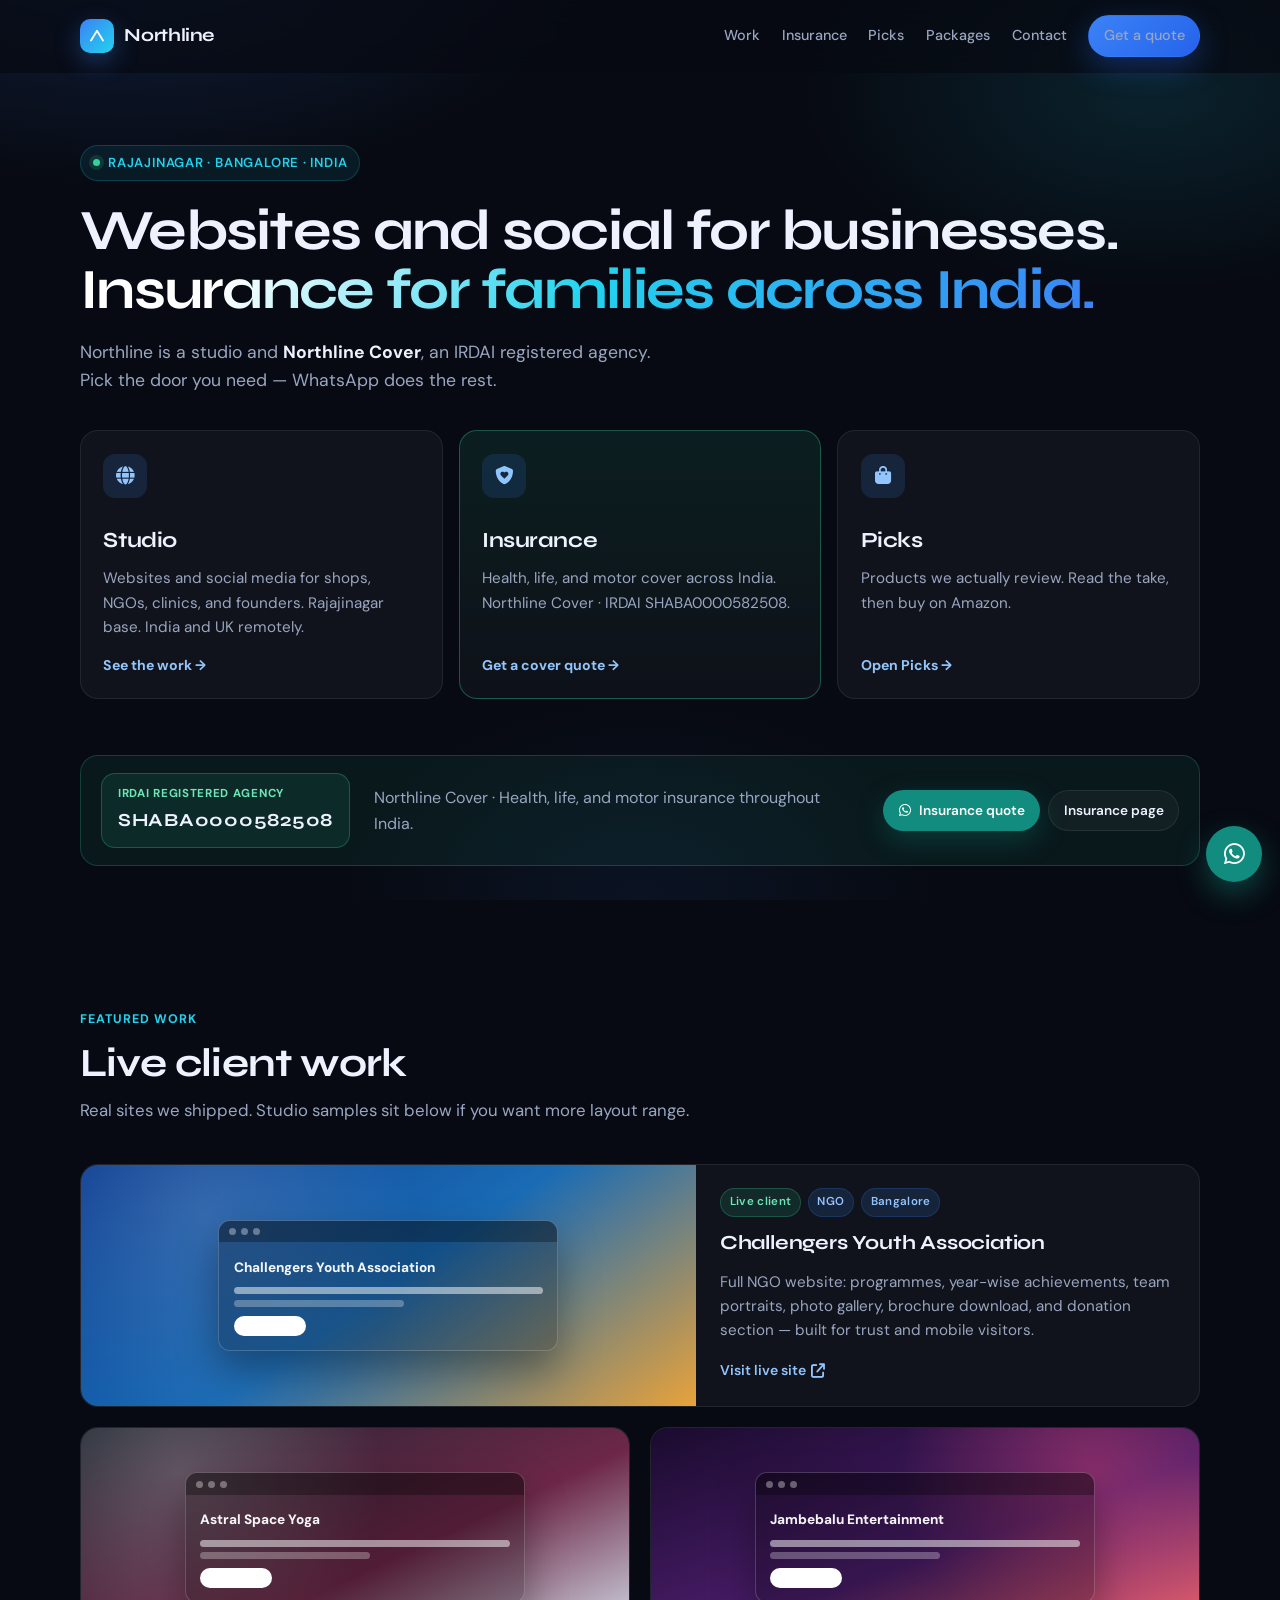
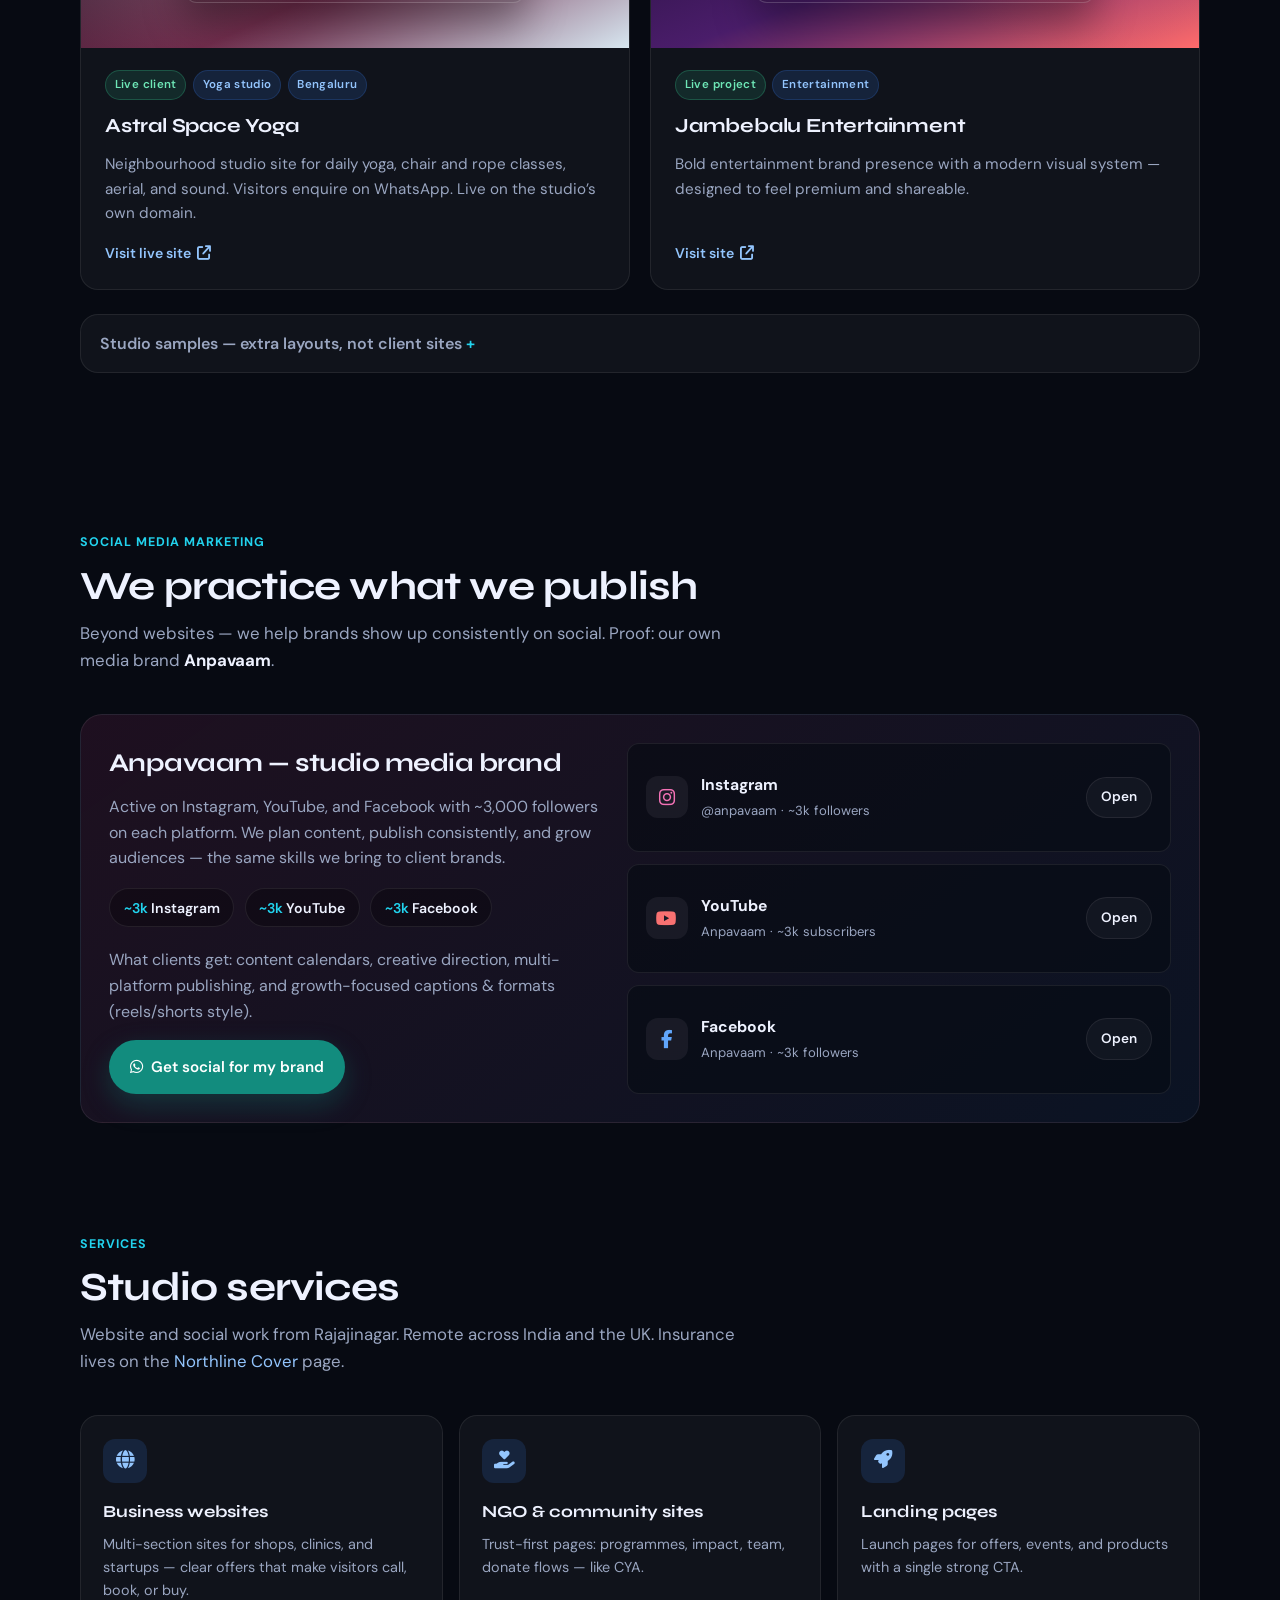
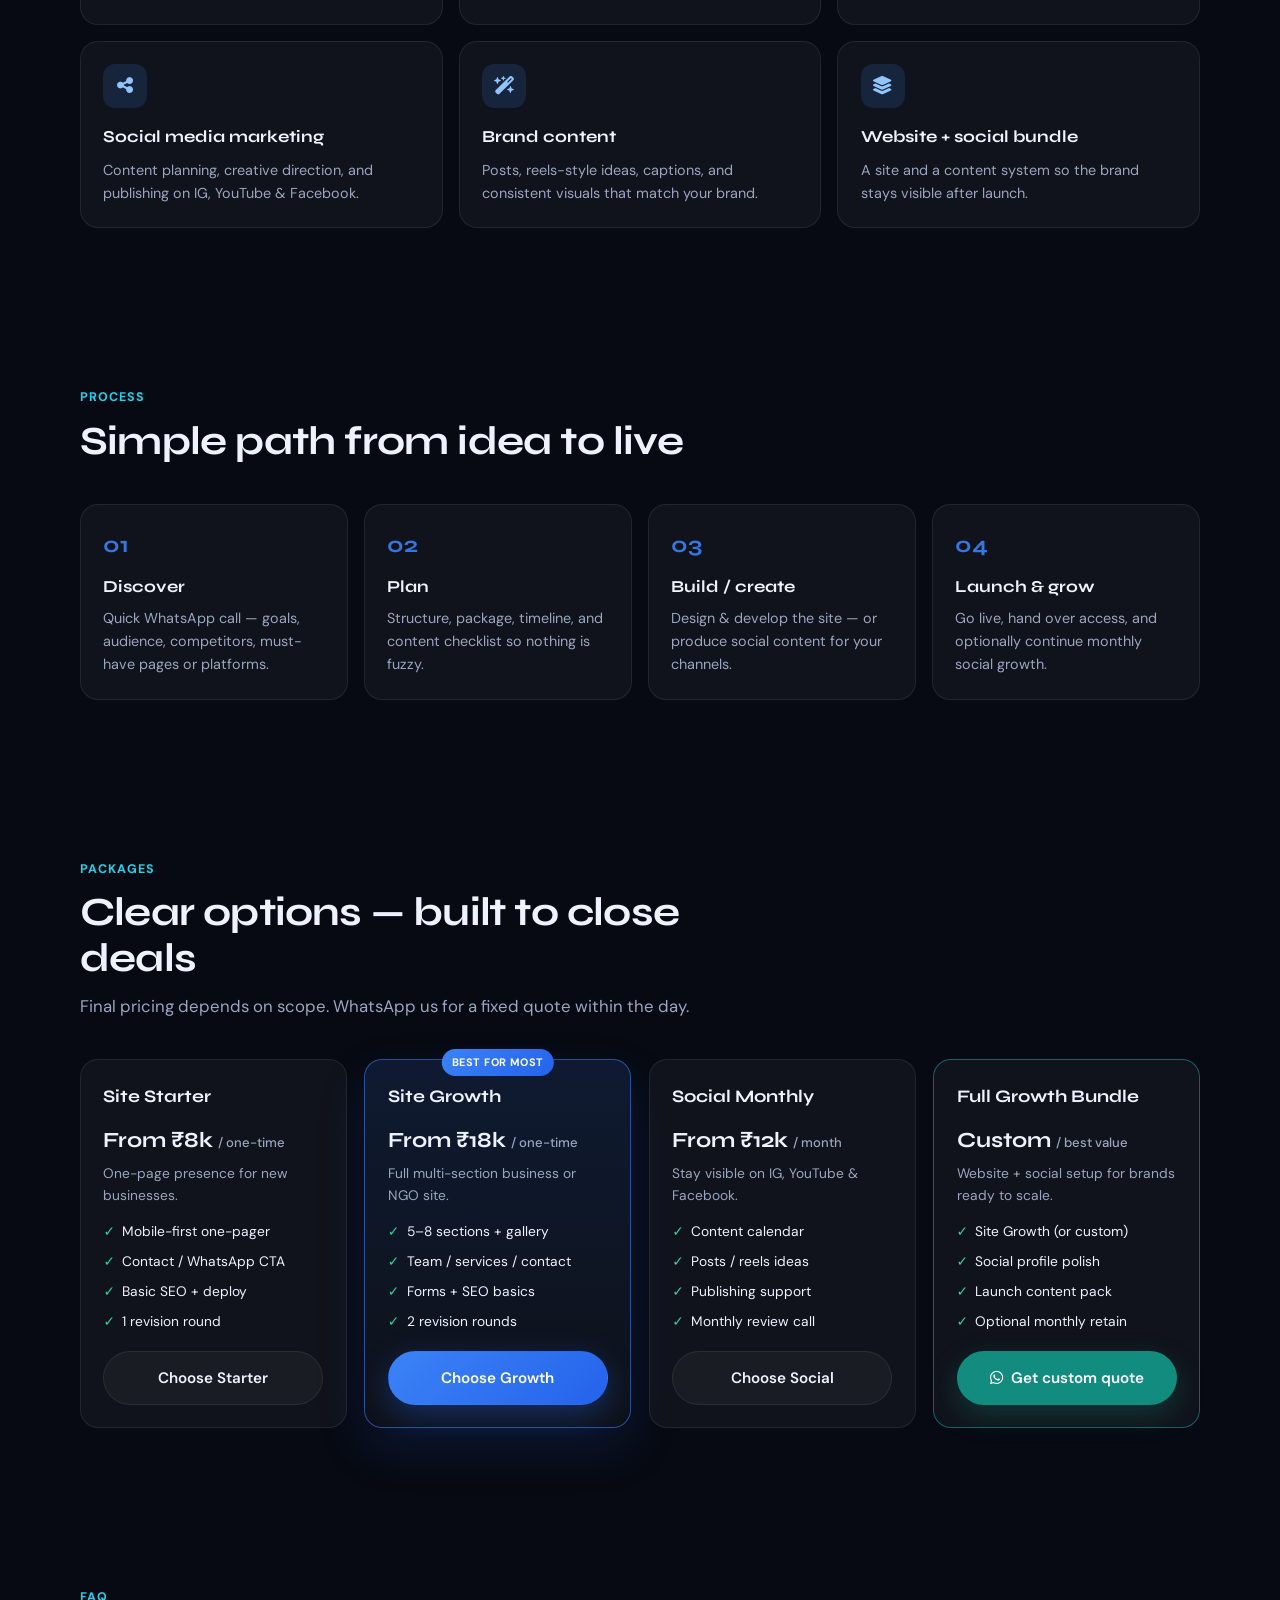
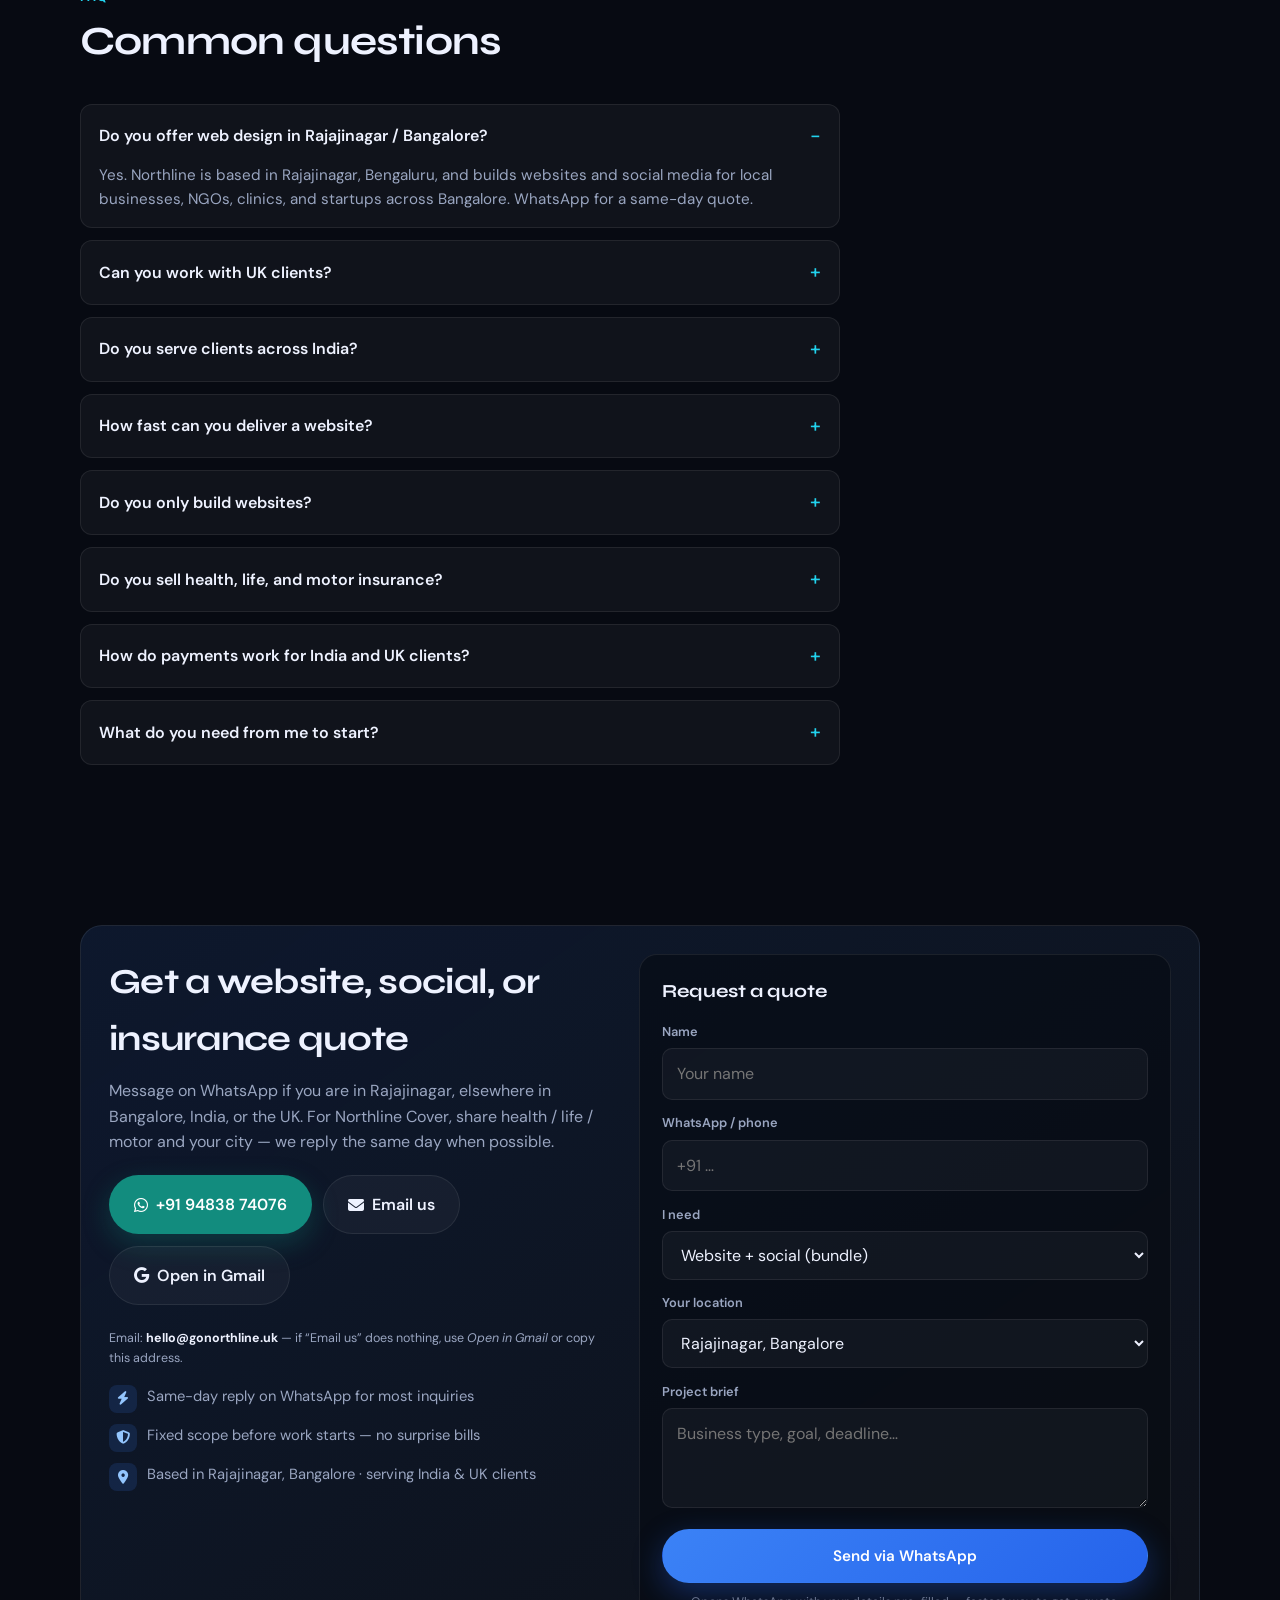
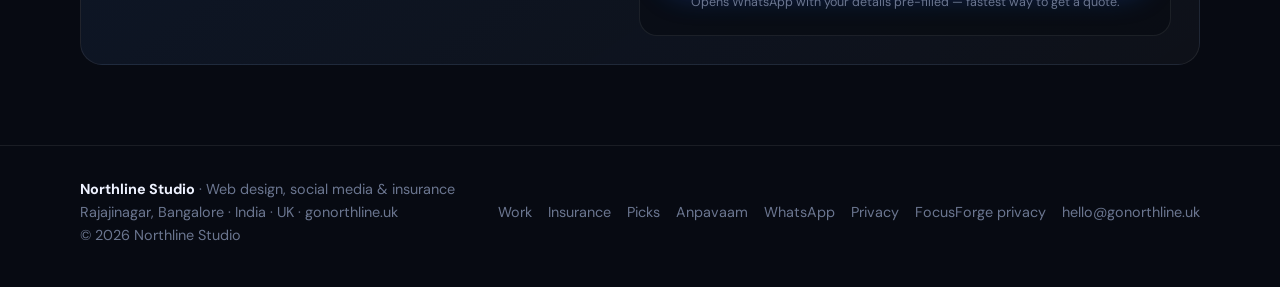
<file: index.html>
<!DOCTYPE html>
<html lang="en">
<head>
  <meta charset="UTF-8" />
  <meta name="viewport" content="width=device-width, initial-scale=1" />
  <meta name="google-site-verification" content="iAJ7KsIbD9QD4XfhejiKlNSsWq3_weH38S4XdSgeoZs" />
  <title>Northline | Websites, Social &amp; Insurance</title>
  <meta name="description" content="Websites and social media for businesses. Northline Cover: health, life, and motor insurance across India. IRDAI SHABA0000582508. Based in Rajajinagar, Bangalore." />
  <meta property="og:image" content="https://www.gonorthline.uk/assets/og-home.png" />
  <meta name="twitter:image" content="https://www.gonorthline.uk/assets/og-home.png" />
  <meta name="author" content="Northline Studio" />
  <meta name="robots" content="index, follow, max-image-preview:large" />
  <meta name="geo.region" content="IN-KA" />
  <meta name="geo.placename" content="Rajajinagar, Bengaluru" />
  <meta name="geo.position" content="12.9915;77.5530" />
  <meta name="ICBM" content="12.9915, 77.5530" />
  <link rel="canonical" href="https://www.gonorthline.uk/" />
  <meta name="theme-color" content="#070a12" />
  <meta property="og:title" content="Northline | Websites, Social &amp; Insurance" />
  <meta property="og:description" content="Pick a door: a website, Northline Cover insurance, or a product pick." />
  <meta property="og:type" content="website" />
  <meta property="og:url" content="https://www.gonorthline.uk/" />
  <meta property="og:locale" content="en_IN" />
  <meta property="og:locale:alternate" content="en_GB" />
  <meta property="og:site_name" content="Northline Studio" />
  <meta name="twitter:card" content="summary_large_image" />
  <meta name="twitter:title" content="Northline | Websites, Social &amp; Insurance" />
  <meta name="twitter:description" content="Websites and social for businesses. Insurance for families across India." />
  <link rel="preconnect" href="https://fonts.googleapis.com" />
  <link rel="preconnect" href="https://fonts.gstatic.com" crossorigin />
  <link href="https://fonts.googleapis.com/css2?family=DM+Sans:ital,opsz,wght@0,9..40,400;0,9..40,500;0,9..40,600;0,9..40,700;1,9..40,400&family=Syne:wght@600;700;800&display=swap" rel="stylesheet" />
  <link rel="stylesheet" href="https://cdnjs.cloudflare.com/ajax/libs/font-awesome/6.5.2/css/all.min.css" />
  <link rel="stylesheet" href="styles.css" />
  <link rel="icon" href="data:image/svg+xml,%3Csvg xmlns='http://www.w3.org/2000/svg' viewBox='0 0 32 32'%3E%3Crect width='32' height='32' rx='8' fill='%233b82f6'/%3E%3Cpath d='M8 22 L16 8 L24 22' stroke='white' stroke-width='3' fill='none' stroke-linecap='round' stroke-linejoin='round'/%3E%3C/svg%3E" />

  <script type="application/ld+json">
  {
    "@context": "https://schema.org",
    "@type": "ProfessionalService",
    "name": "Northline Studio",
    "url": "https://www.gonorthline.uk/",
    "email": "hello@gonorthline.uk",
    "telephone": "+91-94838-74076",
    "image": "https://www.gonorthline.uk/assets/logo.svg",
    "description": "Web design Rajajinagar Bangalore, social media marketing, and Northline Cover health, life, and motor insurance across India. IRDAI agency SHABA0000582508.",
    "areaServed": [
      {"@type": "Place", "name": "Rajajinagar, Bengaluru"},
      {"@type": "City", "name": "Bengaluru"},
      {"@type": "Country", "name": "India"},
      {"@type": "Country", "name": "United Kingdom"}
    ],
    "address": {
      "@type": "PostalAddress",
      "addressLocality": "Rajajinagar, Bengaluru",
      "addressRegion": "Karnataka",
      "postalCode": "560010",
      "addressCountry": "IN"
    },
    "priceRange": "₹₹",
    "sameAs": [
      "https://www.instagram.com/anpavaam/",
      "https://www.youtube.com/@anpavaam",
      "https://www.facebook.com/anpavaam"
    ],
    "knowsAbout": [
      "Web design",
      "Website development",
      "Social media marketing",
      "Instagram marketing",
      "Landing pages",
      "NGO websites",
      "Health insurance",
      "Life insurance",
      "Motor insurance"
    ],
    "hasOfferCatalog": {
      "@type": "OfferCatalog",
      "name": "Northline services",
      "itemListElement": [
        {"@type": "Offer", "itemOffered": {"@type": "Service", "name": "Business website design"}},
        {"@type": "Offer", "itemOffered": {"@type": "Service", "name": "Social media marketing"}},
        {"@type": "Offer", "itemOffered": {"@type": "Service", "name": "Website and social media bundle"}},
        {"@type": "Offer", "itemOffered": {"@type": "Service", "name": "Health insurance", "areaServed": "India"}},
        {"@type": "Offer", "itemOffered": {"@type": "Service", "name": "Life insurance", "areaServed": "India"}},
        {"@type": "Offer", "itemOffered": {"@type": "Service", "name": "Motor insurance", "areaServed": "India"}}
      ]
    }
  }
  </script>

</head>
<body>
  <div class="bg-glow" aria-hidden="true"></div>

  <header class="nav" id="nav">
    <div class="container nav-inner">
      <a href="#" class="logo" aria-label="Northline home">
        <span class="logo-mark" aria-hidden="true">
          <svg viewBox="0 0 24 24" fill="none" stroke="#fff" stroke-width="2.4" stroke-linecap="round" stroke-linejoin="round"><path d="M4 18 L12 5 L20 18"/></svg>
        </span>
        Northline
      </a>
      <nav class="nav-links" aria-label="Primary">
        <a href="#work">Work</a>
        <a href="insurance/">Insurance</a>
        <a href="shop/">Picks</a>
        <a href="#packages">Packages</a>
        <a href="#contact">Contact</a>
        <a class="btn btn-primary btn-sm nav-cta" href="https://wa.me/919483874076?text=Hi%20Northline%2C%20I%20want%20a%20quote." target="_blank" rel="noopener">Get a quote</a>
      </nav>
      <button class="menu-btn" id="menuBtn" aria-label="Open menu"><i class="fas fa-bars"></i></button>
    </div>
  </header>

  <div class="mobile-nav" id="mobileNav">
    <a href="#work" data-close>Work</a>
    <a href="insurance/" data-close>Insurance</a>
    <a href="shop/" data-close>Picks</a>
    <a href="#social" data-close>Social</a>
    <a href="#packages" data-close>Packages</a>
    <a href="#contact" data-close>Contact</a>
    <a class="btn btn-whatsapp" href="https://wa.me/919483874076?text=Hi%20Northline%2C%20I%20want%20a%20quote." target="_blank" rel="noopener"><i class="fab fa-whatsapp"></i> WhatsApp quote</a>
  </div>

  <main>
    <section class="hero">
      <div class="container">
        <div class="eyebrow"><span class="dot"></span> Rajajinagar · Bangalore · India</div>
        <h1>Websites and social for businesses.<br /><span class="grad">Insurance for families across India.</span></h1>
        <p class="hero-lead">Northline is a studio and <strong style="color:var(--text)">Northline Cover</strong>, an IRDAI registered agency. Pick the door you need — WhatsApp does the rest.</p>
        <div class="doors">
          <a class="door" href="#work">
            <div class="service-icon"><i class="fas fa-globe"></i></div>
            <h2>Studio</h2>
            <p>Websites and social media for shops, NGOs, clinics, and founders. Rajajinagar base. India and UK remotely.</p>
            <span class="door-go">See the work →</span>
          </a>
          <a class="door door-cover" href="insurance/">
            <div class="service-icon"><i class="fas fa-shield-heart"></i></div>
            <h2>Insurance</h2>
            <p>Health, life, and motor cover across India. Northline Cover · IRDAI SHABA0000582508.</p>
            <span class="door-go">Get a cover quote →</span>
          </a>
          <a class="door" href="shop/">
            <div class="service-icon"><i class="fas fa-bag-shopping"></i></div>
            <h2>Picks</h2>
            <p>Products we actually review. Read the take, then buy on Amazon.</p>
            <span class="door-go">Open Picks →</span>
          </a>
        </div>
      </div>
    </section>

    <section id="insurance" class="cover-strip">
      <div class="container cover-strip-inner">
        <div class="irdai-badge">
          <span>IRDAI registered agency</span>
          <strong>SHABA0000582508</strong>
        </div>
        <p>Northline Cover · Health, life, and motor insurance throughout India.</p>
        <div class="cover-strip-actions">
          <a class="btn btn-whatsapp btn-sm" href="https://wa.me/919483874076?text=Hi%20Northline%20Cover%2C%20I%20want%20an%20insurance%20quote." target="_blank" rel="noopener"><i class="fab fa-whatsapp"></i> Insurance quote</a>
          <a class="btn btn-ghost btn-sm" href="insurance/">Insurance page</a>
        </div>
      </div>
    </section>

    <section id="work">
      <div class="container">
        <div class="section-head">
          <div class="section-tag">Featured work</div>
          <h2>Live client work</h2>
          <p>Real sites we shipped. Studio samples sit below if you want more layout range.</p>
        </div>
        <div class="work-grid">
          <article class="work-card featured">
            <div class="work-visual">
              <div class="scene scene-cya">
                <div class="scene-frame">
                  <div class="bar"><i></i><i></i><i></i></div>
                  <div class="pane">
                    <div class="brand">Challengers Youth Association</div>
                    <div class="line"></div><div class="line s"></div>
                    <div class="btn-fake"></div>
                  </div>
                </div>
              </div>
            </div>
            <div class="work-body">
              <div class="work-tags"><span class="tag live">Live client</span><span class="tag">NGO</span><span class="tag">Bangalore</span></div>
              <h3>Challengers Youth Association</h3>
              <p>Full NGO website: programmes, year-wise achievements, team portraits, photo gallery, brochure download, and donation section — built for trust and mobile visitors.</p>
              <div class="work-links">
                <a href="https://www.challengersyouth.org" target="_blank" rel="noopener">Visit live site <i class="fas fa-arrow-up-right-from-square"></i></a>
              </div>
            </div>
          </article>

          <article class="work-card">
            <div class="work-visual">
              <div class="scene scene-astral">
                <div class="scene-frame">
                  <div class="bar"><i></i><i></i><i></i></div>
                  <div class="pane">
                    <div class="brand">Astral Space Yoga</div>
                    <div class="line"></div><div class="line s"></div>
                    <div class="btn-fake"></div>
                  </div>
                </div>
              </div>
            </div>
            <div class="work-body">
              <div class="work-tags"><span class="tag live">Live client</span><span class="tag">Yoga studio</span><span class="tag">Bengaluru</span></div>
              <h3>Astral Space Yoga</h3>
              <p>Neighbourhood studio site for daily yoga, chair and rope classes, aerial, and sound. Visitors enquire on WhatsApp. Live on the studio’s own domain.</p>
              <div class="work-links">
                <a href="https://astralspaceyoga.in" target="_blank" rel="noopener">Visit live site <i class="fas fa-arrow-up-right-from-square"></i></a>
              </div>
            </div>
          </article>

          <article class="work-card">
            <div class="work-visual">
              <div class="scene scene-jam">
                <div class="scene-frame">
                  <div class="bar"><i></i><i></i><i></i></div>
                  <div class="pane">
                    <div class="brand">Jambebalu Entertainment</div>
                    <div class="line"></div><div class="line s"></div>
                    <div class="btn-fake"></div>
                  </div>
                </div>
              </div>
            </div>
            <div class="work-body">
              <div class="work-tags"><span class="tag live">Live project</span><span class="tag">Entertainment</span></div>
              <h3>Jambebalu Entertainment</h3>
              <p>Bold entertainment brand presence with a modern visual system — designed to feel premium and shareable.</p>
              <div class="work-links">
                <a href="https://jambebalu-entertainment.vercel.app" target="_blank" rel="noopener">Visit site <i class="fas fa-arrow-up-right-from-square"></i></a>
              </div>
            </div>
          </article>

        </div>
        <details class="samples-fold">
          <summary>Studio samples — extra layouts, not client sites</summary>
          <div class="work-grid samples-grid">
          <article class="work-card">
            <div class="work-visual">
              <div class="scene scene-bistro">
                <div class="scene-frame">
                  <div class="bar"><i></i><i></i><i></i></div>
                  <div class="pane">
                    <div class="brand">Harbor &amp; Grain</div>
                    <div class="line"></div><div class="line s"></div>
                    <div class="btn-fake"></div>
                  </div>
                </div>
              </div>
            </div>
            <div class="work-body">
              <div class="work-tags"><span class="tag sample">Studio sample</span><span class="tag">Restaurant</span></div>
              <h3>Harbor &amp; Grain Bistro</h3>
              <p>Hospitality one-pager built to drive reservations — menu highlights, atmosphere, and a clear booking CTA.</p>
              <div class="work-links"><a href="samples/bistro.html">Open sample →</a></div>
            </div>
          </article>

          <article class="work-card">
            <div class="work-visual">
              <div class="scene scene-practice">
                <div class="scene-frame">
                  <div class="bar"><i></i><i></i><i></i></div>
                  <div class="pane">
                    <div class="brand">Apex Care Clinic</div>
                    <div class="line"></div><div class="line s"></div>
                    <div class="btn-fake"></div>
                  </div>
                </div>
              </div>
            </div>
            <div class="work-body">
              <div class="work-tags"><span class="tag sample">Studio sample</span><span class="tag">Healthcare</span></div>
              <h3>Apex Care Clinic</h3>
              <p>Professional services layout — trust, services, and appointment-focused conversion for local clinics.</p>
              <div class="work-links"><a href="samples/practice.html">Open sample →</a></div>
            </div>
          </article>

          <article class="work-card">
            <div class="work-visual">
              <div class="scene scene-launch">
                <div class="scene-frame">
                  <div class="bar"><i></i><i></i><i></i></div>
                  <div class="pane">
                    <div class="brand">Orbitly Launch</div>
                    <div class="line"></div><div class="line s"></div>
                    <div class="btn-fake"></div>
                  </div>
                </div>
              </div>
            </div>
            <div class="work-body">
              <div class="work-tags"><span class="tag sample">Studio sample</span><span class="tag">Startup</span></div>
              <h3>Orbitly — Product launch</h3>
              <p>SaaS-style landing page for product launches — hero, benefits, pricing teaser, waitlist CTA.</p>
              <div class="work-links"><a href="samples/launch.html">Open sample →</a></div>
            </div>
          </article>
          </div>
        </details>
      </div>
    </section>

    <section id="social">
      <div class="container">
        <div class="section-head">
          <div class="section-tag">Social media marketing</div>
          <h2>We practice what we publish</h2>
          <p>Beyond websites — we help brands show up consistently on social. Proof: our own media brand <strong style="color:var(--text)">Anpavaam</strong>.</p>
        </div>
        <div class="social-panel">
          <div class="social-copy">
            <h3>Anpavaam — studio media brand</h3>
            <p>Active on Instagram, YouTube, and Facebook with ~3,000 followers on each platform. We plan content, publish consistently, and grow audiences — the same skills we bring to client brands.</p>
            <div class="social-stats">
              <span class="stat-chip"><em>~3k</em> Instagram</span>
              <span class="stat-chip"><em>~3k</em> YouTube</span>
              <span class="stat-chip"><em>~3k</em> Facebook</span>
            </div>
            <p style="margin-bottom:1rem">What clients get: content calendars, creative direction, multi-platform publishing, and growth-focused captions &amp; formats (reels/shorts style).</p>
            <a class="btn btn-whatsapp" href="https://wa.me/919483874076?text=Hi%20Northline%2C%20I%20need%20social%20media%20marketing%20for%20my%20brand." target="_blank" rel="noopener"><i class="fab fa-whatsapp"></i> Get social for my brand</a>
          </div>
          <div class="channel-grid">
            <a class="channel-card" href="https://www.instagram.com/anpavaam/" target="_blank" rel="noopener">
              <div class="channel-left">
                <div class="channel-ico" style="color:#f472b6"><i class="fab fa-instagram"></i></div>
                <div><strong>Instagram</strong><span>@anpavaam · ~3k followers</span></div>
              </div>
              <span class="btn btn-ghost btn-sm">Open</span>
            </a>
            <a class="channel-card" href="https://www.youtube.com/@anpavaam" target="_blank" rel="noopener">
              <div class="channel-left">
                <div class="channel-ico" style="color:#f87171"><i class="fab fa-youtube"></i></div>
                <div><strong>YouTube</strong><span>Anpavaam · ~3k subscribers</span></div>
              </div>
              <span class="btn btn-ghost btn-sm">Open</span>
            </a>
            <a class="channel-card" href="https://www.facebook.com/anpavaam" target="_blank" rel="noopener">
              <div class="channel-left">
                <div class="channel-ico" style="color:#60a5fa"><i class="fab fa-facebook-f"></i></div>
                <div><strong>Facebook</strong><span>Anpavaam · ~3k followers</span></div>
              </div>
              <span class="btn btn-ghost btn-sm">Open</span>
            </a>
          </div>
        </div>
      </div>
    </section><section id="services" class="section" style="padding-top:2rem">
      <div class="container">
        <div class="section-head">
          <div class="section-tag">Services</div>
          <h2>Studio services</h2>
          <p>Website and social work from Rajajinagar. Remote across India and the UK. Insurance lives on the <a href="insurance/" style="color:#93c5fd">Northline Cover</a> page.</p>
        </div>
        <div class="services-grid">
          <div class="service-card"><div class="service-icon"><i class="fas fa-globe"></i></div><h3>Business websites</h3><p>Multi-section sites for shops, clinics, and startups — clear offers that make visitors call, book, or buy.</p></div>
          <div class="service-card"><div class="service-icon"><i class="fas fa-hand-holding-heart"></i></div><h3>NGO &amp; community sites</h3><p>Trust-first pages: programmes, impact, team, donate flows — like CYA.</p></div>
          <div class="service-card"><div class="service-icon"><i class="fas fa-rocket"></i></div><h3>Landing pages</h3><p>Launch pages for offers, events, and products with a single strong CTA.</p></div>
          <div class="service-card"><div class="service-icon"><i class="fas fa-share-nodes"></i></div><h3>Social media marketing</h3><p>Content planning, creative direction, and publishing on IG, YouTube &amp; Facebook.</p></div>
          <div class="service-card"><div class="service-icon"><i class="fas fa-wand-magic-sparkles"></i></div><h3>Brand content</h3><p>Posts, reels-style ideas, captions, and consistent visuals that match your brand.</p></div>
          <div class="service-card"><div class="service-icon"><i class="fas fa-layer-group"></i></div><h3>Website + social bundle</h3><p>A site and a content system so the brand stays visible after launch.</p></div>
        </div>
      </div>
    </section>

    <section id="process">
      <div class="container">
        <div class="section-head">
          <div class="section-tag">Process</div>
          <h2>Simple path from idea to live</h2>
        </div>
        <div class="process">
          <div class="process-step"><h3>Discover</h3><p>Quick WhatsApp call — goals, audience, competitors, must-have pages or platforms.</p></div>
          <div class="process-step"><h3>Plan</h3><p>Structure, package, timeline, and content checklist so nothing is fuzzy.</p></div>
          <div class="process-step"><h3>Build / create</h3><p>Design &amp; develop the site — or produce social content for your channels.</p></div>
          <div class="process-step"><h3>Launch &amp; grow</h3><p>Go live, hand over access, and optionally continue monthly social growth.</p></div>
        </div>
      </div>
    </section>

    <section id="packages">
      <div class="container">
        <div class="section-head">
          <div class="section-tag">Packages</div>
          <h2>Clear options — built to close deals</h2>
          <p>Final pricing depends on scope. WhatsApp us for a fixed quote within the day.</p>
        </div>
        <div class="packages">
          <div class="package">
            <h3>Site Starter</h3>
            <div class="price">From ₹8k <span>/ one-time</span></div>
            <p class="blurb">One-page presence for new businesses.</p>
            <ul>
              <li>Mobile-first one-pager</li>
              <li>Contact / WhatsApp CTA</li>
              <li>Basic SEO + deploy</li>
              <li>1 revision round</li>
            </ul>
            <a class="btn btn-ghost btn-block" href="https://wa.me/919483874076?text=Hi%20Northline%2C%20I%20want%20Site%20Starter." target="_blank" rel="noopener">Choose Starter</a>
          </div>
          <div class="package popular">
            <span class="badge-pop">Best for most</span>
            <h3>Site Growth</h3>
            <div class="price">From ₹18k <span>/ one-time</span></div>
            <p class="blurb">Full multi-section business or NGO site.</p>
            <ul>
              <li>5–8 sections + gallery</li>
              <li>Team / services / contact</li>
              <li>Forms + SEO basics</li>
              <li>2 revision rounds</li>
            </ul>
            <a class="btn btn-primary btn-block" href="https://wa.me/919483874076?text=Hi%20Northline%2C%20I%20want%20Site%20Growth." target="_blank" rel="noopener">Choose Growth</a>
          </div>
          <div class="package">
            <h3>Social Monthly</h3>
            <div class="price">From ₹12k <span>/ month</span></div>
            <p class="blurb">Stay visible on IG, YouTube &amp; Facebook.</p>
            <ul>
              <li>Content calendar</li>
              <li>Posts / reels ideas</li>
              <li>Publishing support</li>
              <li>Monthly review call</li>
            </ul>
            <a class="btn btn-ghost btn-block" href="https://wa.me/919483874076?text=Hi%20Northline%2C%20I%20want%20Social%20Monthly." target="_blank" rel="noopener">Choose Social</a>
          </div>
          <div class="package" style="border-color:rgba(34,211,238,.4)">
            <h3>Full Growth Bundle</h3>
            <div class="price">Custom <span>/ best value</span></div>
            <p class="blurb">Website + social setup for brands ready to scale.</p>
            <ul>
              <li>Site Growth (or custom)</li>
              <li>Social profile polish</li>
              <li>Launch content pack</li>
              <li>Optional monthly retain</li>
            </ul>
            <a class="btn btn-whatsapp btn-block" href="https://wa.me/919483874076?text=Hi%20Northline%2C%20I%20want%20the%20Full%20Growth%20Bundle." target="_blank" rel="noopener"><i class="fab fa-whatsapp"></i> Get custom quote</a>
          </div>
        </div>
      </div>
    </section>

    <section id="faq">
      <div class="container">
        <div class="section-head">
          <div class="section-tag">FAQ</div>
          <h2>Common questions</h2>
        </div>
        <div class="faq">
          <details open>
            <summary>Do you offer web design in Rajajinagar / Bangalore?</summary>
            <p>Yes. Northline is based in Rajajinagar, Bengaluru, and builds websites and social media for local businesses, NGOs, clinics, and startups across Bangalore. WhatsApp for a same-day quote.</p>
          </details>
          <details>
            <summary>Can you work with UK clients?</summary>
            <p>Yes. We deliver websites and social media projects remotely for UK founders and small businesses. During UK business visits, in-person meetings can be arranged when schedules allow.</p>
          </details>
          <details>
            <summary>Do you serve clients across India?</summary>
            <p>Yes. Most projects are remote — WhatsApp, email, and video calls. We work with brands across India, not only Bangalore.</p>
          </details>
          <details>
            <summary>How fast can you deliver a website?</summary>
            <p>Most one-pagers ship in about a week after content is ready. Multi-section sites typically take 1–3 weeks depending on copy, photos, and revision rounds.</p>
          </details>
          <details>
            <summary>Do you only build websites?</summary>
            <p>No. We also run social media marketing (Instagram, YouTube, Facebook) and sell health, life, and motor insurance across India as <strong>Northline Cover</strong> (IRDAI SHABA0000582508). Many clients take a website first; others start with an insurance quote.</p>
          </details>
          <details>
            <summary>Do you sell health, life, and motor insurance?</summary>
            <p>Yes. <a href="insurance/" style="color:#93c5fd">Northline Cover</a> is an IRDAI registered agency (code SHABA0000582508). We help you compare and buy health, life, and motor insurance throughout India, with quotes from major insurers. WhatsApp a new policy or a renewal. Premiums and claims follow the insurer’s terms.</p>
          </details>
          <details>
            <summary>How do payments work for India and UK clients?</summary>
            <p>India: typically UPI/bank transfer, 50% to start and 50% before go-live. UK: international transfer or agreed method — terms confirmed on WhatsApp. Monthly retainers available for social.</p>
          </details>
          <details>
            <summary>What do you need from me to start?</summary>
            <p>Business name, logo (if any), photos/text if ready, WhatsApp number, location (Rajajinagar / Bangalore / India / UK), and your top goal (calls, donations, bookings, followers). We can help write copy if needed.</p>
          </details>
        </div>
      </div>
    </section>

    <section id="contact">
      <div class="container">
        <div class="contact-wrap">
          <div class="contact-copy">
            <h2>Get a website, social, or insurance quote</h2>
            <p>Message on WhatsApp if you are in Rajajinagar, elsewhere in Bangalore, India, or the UK. For Northline Cover, share health / life / motor and your city — we reply the same day when possible.</p>
            <div class="contact-actions">
              <a class="btn btn-whatsapp btn-lg" href="https://wa.me/919483874076?text=Hi%20Northline%2C%20I%20want%20a%20website%2C%20social%20media%2C%20or%20insurance%20quote." target="_blank" rel="noopener"><i class="fab fa-whatsapp"></i> +91 94838 74076</a>
              <a class="btn btn-ghost btn-lg" href="mailto:hello@gonorthline.uk?subject=Northline%20project%20inquiry"><i class="fas fa-envelope"></i> Email us</a>
            <a class="btn btn-ghost btn-lg" href="https://mail.google.com/mail/?view=cm&fs=1&to=hello@gonorthline.uk&su=Northline%20project%20inquiry" target="_blank" rel="noopener"><i class="fab fa-google"></i> Open in Gmail</a>
            </div>
            <p class="form-note" style="text-align:left;margin:0 0 1rem">Email: <strong style="color:var(--text)">hello@gonorthline.uk</strong> — if “Email us” does nothing, use <em>Open in Gmail</em> or copy this address.</p>
            <ul class="contact-points">
              <li><span class="ico"><i class="fas fa-bolt"></i></span><span>Same-day reply on WhatsApp for most inquiries</span></li>
              <li><span class="ico"><i class="fas fa-shield-halved"></i></span><span>Fixed scope before work starts — no surprise bills</span></li>
              <li><span class="ico"><i class="fas fa-map-marker-alt"></i></span><span>Based in Rajajinagar, Bangalore · serving India &amp; UK clients</span></li>
            </ul>
          </div>
          <form class="contact-form" id="quoteForm">
            <h3>Request a quote</h3>
            <div class="field">
              <label for="name">Name</label>
              <input id="name" name="name" required placeholder="Your name" autocomplete="name" />
            </div>
            <div class="field">
              <label for="phone">WhatsApp / phone</label>
              <input id="phone" name="phone" required placeholder="+91 …" autocomplete="tel" />
            </div>
            <div class="field">
              <label for="need">I need</label>
              <select id="need" name="need">
                <option>Website</option>
                <option>Social media marketing</option>
                <option selected>Website + social (bundle)</option>
                <option>Health insurance</option>
                <option>Life insurance</option>
                <option>Motor insurance (car / bike)</option>
                <option>Not sure yet</option>
              </select>
            </div>
            <div class="field">
              <label for="location">Your location</label>
              <select id="location" name="location">
                <option selected>Rajajinagar, Bangalore</option>
                <option>Other area in Bangalore</option>
                <option>Other city in India</option>
                <option>United Kingdom</option>
                <option>Other / remote</option>
              </select>
            </div>
            <div class="field">
              <label for="msg">Project brief</label>
              <textarea id="msg" name="msg" placeholder="Business type, goal, deadline…"></textarea>
            </div>
            <button type="submit" class="btn btn-primary btn-block">Send via WhatsApp</button>
            <p class="form-note">Opens WhatsApp with your details pre-filled — fastest way to get a quote.</p>
          </form>
        </div>
      </div>
    </section>
  </main>

  <footer class="footer">
    <div class="container footer-inner">
      <div>
        <strong style="color:var(--text)">Northline Studio</strong> · Web design, social media &amp; insurance<br />
        <span>Rajajinagar, Bangalore · India · UK · <a href="https://www.gonorthline.uk/">gonorthline.uk</a></span><br />
        <span>© 2026 Northline Studio</span>
      </div>
      <div class="footer-links">
        <a href="#work">Work</a>
        <a href="insurance/">Insurance</a>
        <a href="shop/">Picks</a>
        <a href="#social">Anpavaam</a>
        <a href="https://wa.me/919483874076?text=Hi%20Northline%2C%20I%20want%20a%20website%2C%20social%20media%2C%20or%20insurance%20quote." target="_blank" rel="noopener">WhatsApp</a>
        <a href="privacy-policy/">Privacy</a>
        <a href="focusforge-privacy/">FocusForge privacy</a>
        <a href="mailto:hello@gonorthline.uk">hello@gonorthline.uk</a>
      </div>
    </div>
  </footer>

  <a class="fab-wa" href="https://wa.me/919483874076?text=Hi%20Northline%2C%20I%20want%20a%20website%2C%20social%20media%2C%20or%20insurance%20quote." target="_blank" rel="noopener" aria-label="Chat on WhatsApp"><i class="fab fa-whatsapp"></i></a>
  <script src="script.js"></script>
</body>
</html>
</file>
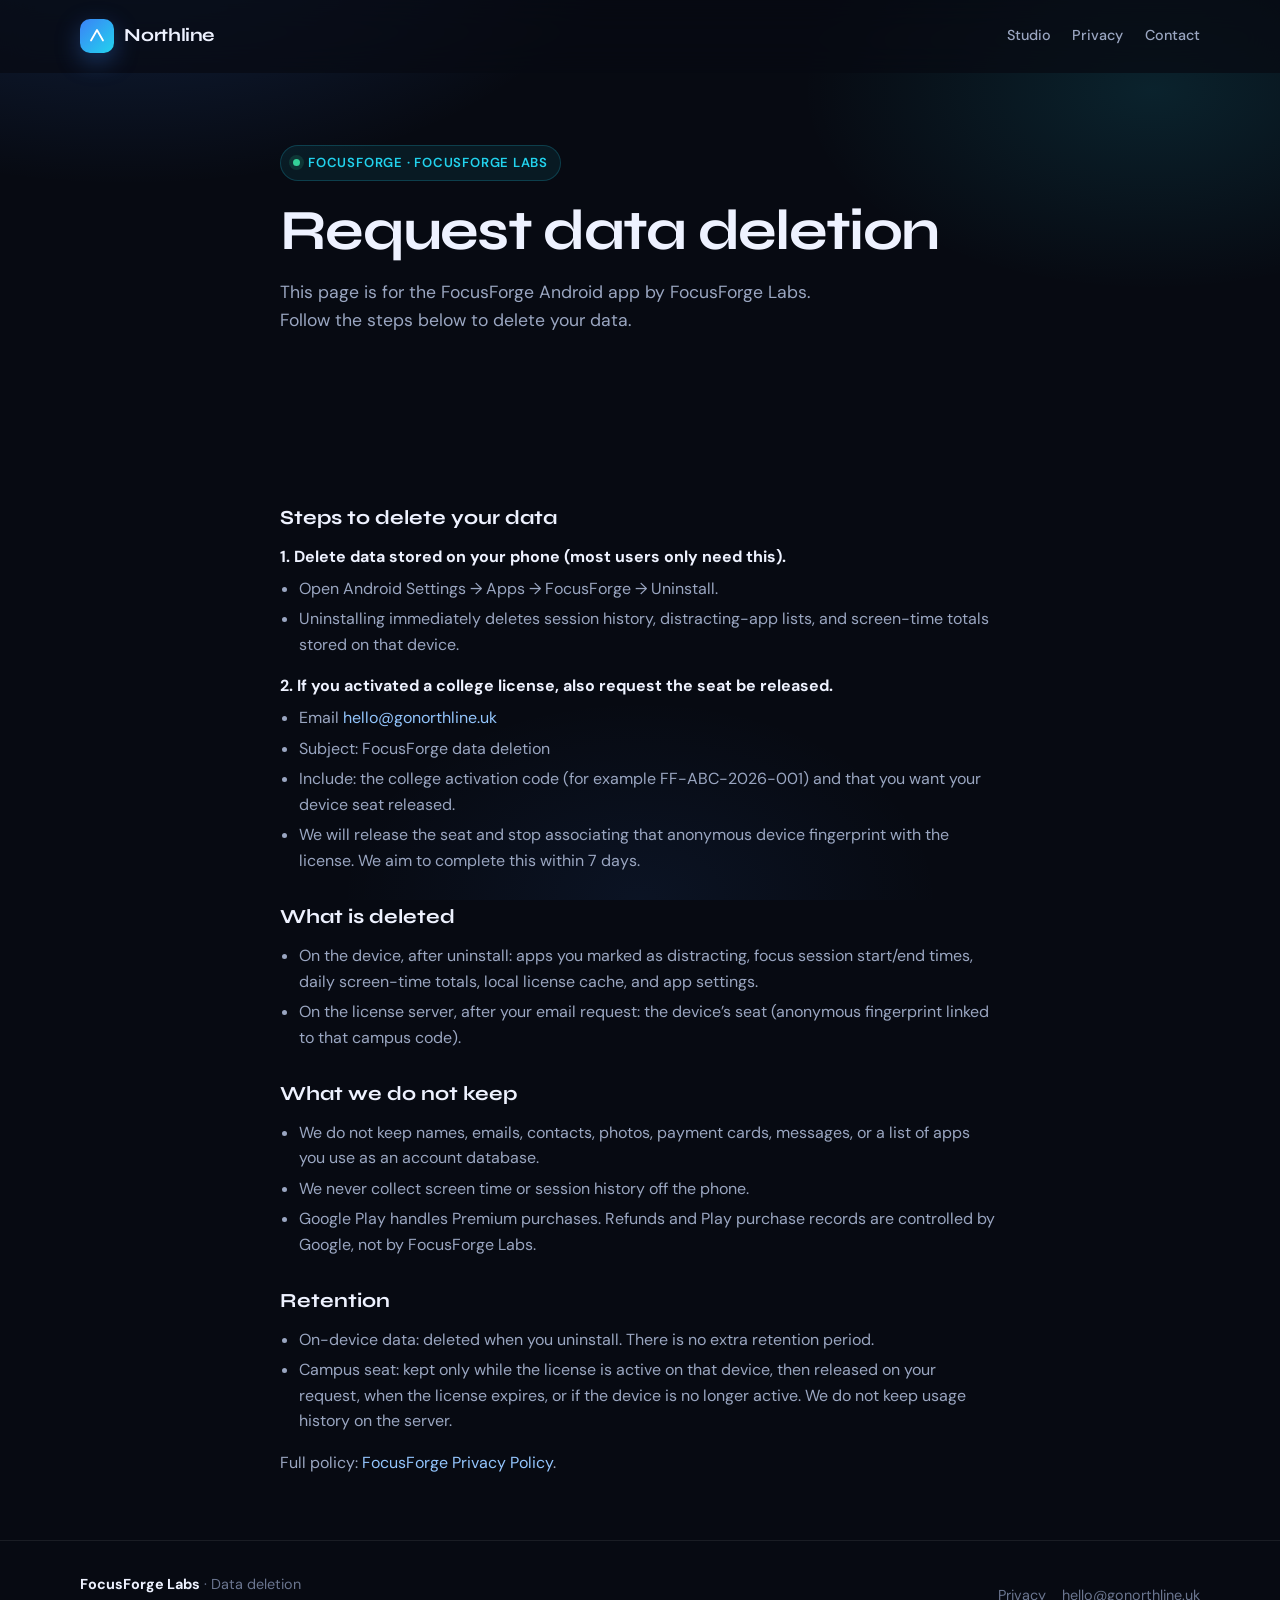
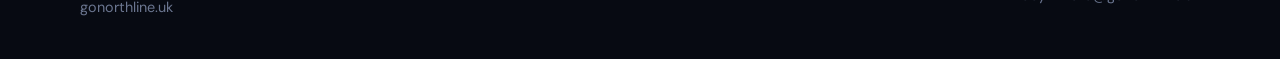
<file: focusforge-delete-data/index.html>
<!DOCTYPE html>
<html lang="en">
<head>
  <meta charset="UTF-8" />
  <meta name="viewport" content="width=device-width, initial-scale=1" />
  <title>FocusForge — Request data deletion</title>
  <meta name="description" content="How to delete your FocusForge data. FocusForge Labs." />
  <meta name="robots" content="index, follow" />
  <link rel="canonical" href="https://www.gonorthline.uk/focusforge-delete-data/" />
  <meta name="theme-color" content="#070a12" />
  <link rel="preconnect" href="https://fonts.googleapis.com" />
  <link rel="preconnect" href="https://fonts.gstatic.com" crossorigin />
  <link href="https://fonts.googleapis.com/css2?family=DM+Sans:ital,opsz,wght@0,9..40,400;0,9..40,500;0,9..40,600;0,9..40,700;1,9..40,400&family=Syne:wght@600;700;800&display=swap" rel="stylesheet" />
  <link rel="stylesheet" href="https://cdnjs.cloudflare.com/ajax/libs/font-awesome/6.5.2/css/all.min.css" />
  <link rel="stylesheet" href="../styles.css" />
  <link rel="icon" href="data:image/svg+xml,%3Csvg xmlns='http://www.w3.org/2000/svg' viewBox='0 0 32 32'%3E%3Crect width='32' height='32' rx='8' fill='%233b82f6'/%3E%3Cpath d='M8 22 L16 8 L24 22' stroke='white' stroke-width='3' fill='none' stroke-linecap='round' stroke-linejoin='round'/%3E%3C/svg%3E" />
</head>
<body>
  <div class="bg-glow"></div>
  <header class="nav" id="nav">
    <div class="container nav-inner">
      <a class="logo" href="../index.html">
        <span class="logo-mark"><svg viewBox="0 0 24 24" fill="none" stroke="white" stroke-width="2.4"><path d="M4 18 L12 4 L20 18" stroke-linecap="round" stroke-linejoin="round"/></svg></span>
        Northline
      </a>
      <nav class="nav-links">
        <a href="../index.html">Studio</a>
        <a href="../focusforge-privacy/">Privacy</a>
        <a href="mailto:hello@gonorthline.uk">Contact</a>
      </nav>
      <button class="menu-btn" id="menuBtn" aria-label="Open menu"><i class="fas fa-bars"></i></button>
    </div>
  </header>
  <div class="mobile-nav" id="mobileNav">
    <a href="../index.html" data-close>Studio</a>
    <a href="../focusforge-privacy/" data-close>Privacy</a>
    <a href="mailto:hello@gonorthline.uk" data-close>Contact</a>
  </div>

  <main>
    <section class="hero" style="padding-bottom:2rem">
      <div class="container" style="max-width:720px">
        <p class="eyebrow"><span class="dot"></span> FocusForge · FocusForge Labs</p>
        <h1>Request data deletion</h1>
        <p class="hero-lead">This page is for the FocusForge Android app by FocusForge Labs. Follow the steps below to delete your data.</p>
      </div>
    </section>
    <section style="padding-bottom:4rem">
      <div class="container legal">
        <h2>Steps to delete your data</h2>
        <p><strong>1. Delete data stored on your phone (most users only need this).</strong></p>
        <ul>
          <li>Open Android Settings → Apps → FocusForge → Uninstall.</li>
          <li>Uninstalling immediately deletes session history, distracting-app lists, and screen-time totals stored on that device.</li>
        </ul>
        <p><strong>2. If you activated a college license, also request the seat be released.</strong></p>
        <ul>
          <li>Email <a href="mailto:hello@gonorthline.uk?subject=FocusForge%20data%20deletion" style="color:#93c5fd">hello@gonorthline.uk</a></li>
          <li>Subject: FocusForge data deletion</li>
          <li>Include: the college activation code (for example FF-ABC-2026-001) and that you want your device seat released.</li>
          <li>We will release the seat and stop associating that anonymous device fingerprint with the license. We aim to complete this within 7 days.</li>
        </ul>

        <h2>What is deleted</h2>
        <ul>
          <li>On the device, after uninstall: apps you marked as distracting, focus session start/end times, daily screen-time totals, local license cache, and app settings.</li>
          <li>On the license server, after your email request: the device’s seat (anonymous fingerprint linked to that campus code).</li>
        </ul>

        <h2>What we do not keep</h2>
        <ul>
          <li>We do not keep names, emails, contacts, photos, payment cards, messages, or a list of apps you use as an account database.</li>
          <li>We never collect screen time or session history off the phone.</li>
          <li>Google Play handles Premium purchases. Refunds and Play purchase records are controlled by Google, not by FocusForge Labs.</li>
        </ul>

        <h2>Retention</h2>
        <ul>
          <li>On-device data: deleted when you uninstall. There is no extra retention period.</li>
          <li>Campus seat: kept only while the license is active on that device, then released on your request, when the license expires, or if the device is no longer active. We do not keep usage history on the server.</li>
        </ul>

        <p>Full policy: <a href="https://www.gonorthline.uk/focusforge-privacy/" style="color:#93c5fd">FocusForge Privacy Policy</a>.</p>
      </div>
    </section>
  </main>

  <footer class="footer">
    <div class="container footer-inner">
      <div>
        <strong style="color:var(--text)">FocusForge Labs</strong> · Data deletion<br />
        <span><a href="https://www.gonorthline.uk/">gonorthline.uk</a></span>
      </div>
      <div class="footer-links">
        <a href="../focusforge-privacy/">Privacy</a>
        <a href="mailto:hello@gonorthline.uk">hello@gonorthline.uk</a>
      </div>
    </div>
  </footer>
  <script src="../script.js"></script>
</body>
</html>
</file>
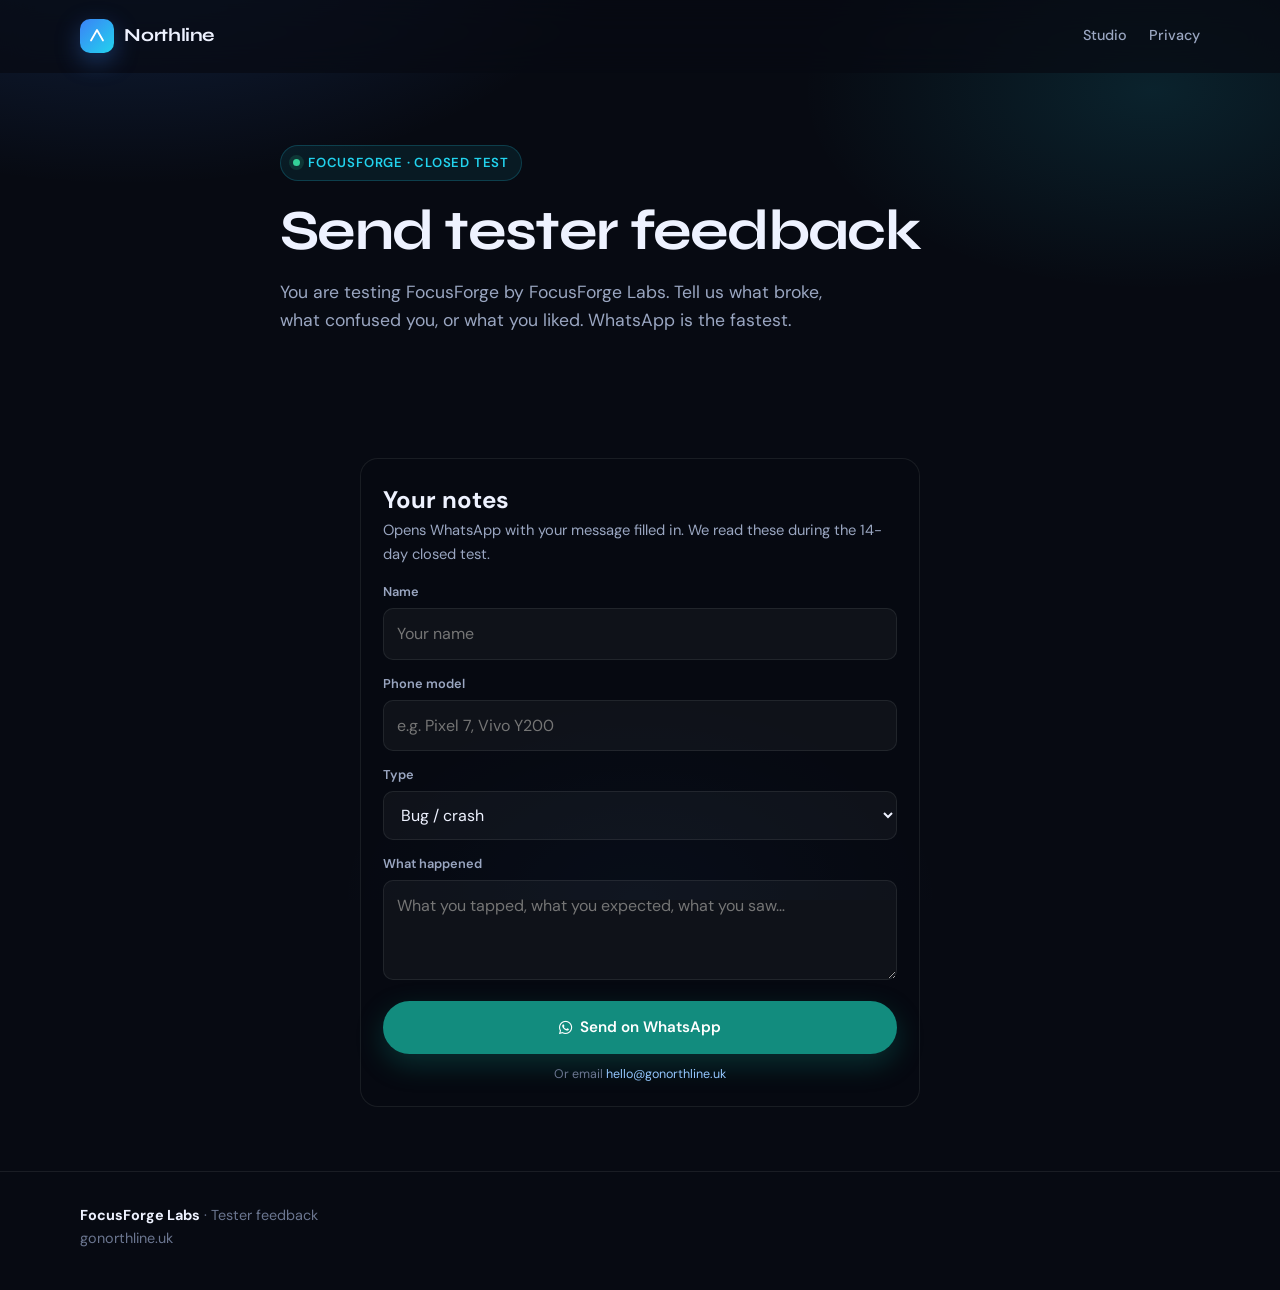
<file: focusforge-feedback/index.html>
<!DOCTYPE html>
<html lang="en">
<head>
  <meta charset="UTF-8" />
  <meta name="viewport" content="width=device-width, initial-scale=1" />
  <title>FocusForge tester feedback</title>
  <meta name="description" content="Send FocusForge closed-test feedback to FocusForge Labs." />
  <link rel="canonical" href="https://www.gonorthline.uk/focusforge-feedback/" />
  <meta name="theme-color" content="#070a12" />
  <link rel="preconnect" href="https://fonts.googleapis.com" />
  <link rel="preconnect" href="https://fonts.gstatic.com" crossorigin />
  <link href="https://fonts.googleapis.com/css2?family=DM+Sans:ital,opsz,wght@0,9..40,400;0,9..40,500;0,9..40,600;0,9..40,700;1,9..40,400&family=Syne:wght@600;700;800&display=swap" rel="stylesheet" />
  <link rel="stylesheet" href="https://cdnjs.cloudflare.com/ajax/libs/font-awesome/6.5.2/css/all.min.css" />
  <link rel="stylesheet" href="../styles.css" />
  <link rel="icon" href="data:image/svg+xml,%3Csvg xmlns='http://www.w3.org/2000/svg' viewBox='0 0 32 32'%3E%3Crect width='32' height='32' rx='8' fill='%233b82f6'/%3E%3Cpath d='M8 22 L16 8 L24 22' stroke='white' stroke-width='3' fill='none' stroke-linecap='round' stroke-linejoin='round'/%3E%3C/svg%3E" />
</head>
<body>
  <div class="bg-glow"></div>
  <header class="nav" id="nav">
    <div class="container nav-inner">
      <a class="logo" href="../index.html">
        <span class="logo-mark"><svg viewBox="0 0 24 24" fill="none" stroke="white" stroke-width="2.4"><path d="M4 18 L12 4 L20 18" stroke-linecap="round" stroke-linejoin="round"/></svg></span>
        Northline
      </a>
      <nav class="nav-links">
        <a href="../index.html">Studio</a>
        <a href="../focusforge-privacy/">Privacy</a>
      </nav>
      <button class="menu-btn" id="menuBtn" aria-label="Open menu"><i class="fas fa-bars"></i></button>
    </div>
  </header>
  <div class="mobile-nav" id="mobileNav">
    <a href="../index.html" data-close>Studio</a>
    <a href="../focusforge-privacy/" data-close>Privacy</a>
  </div>

  <main>
    <section class="hero" style="padding-bottom:1rem">
      <div class="container" style="max-width:720px">
        <p class="eyebrow"><span class="dot"></span> FocusForge · closed test</p>
        <h1>Send tester feedback</h1>
        <p class="hero-lead">You are testing FocusForge by FocusForge Labs. Tell us what broke, what confused you, or what you liked. WhatsApp is the fastest.</p>
      </div>
    </section>
    <section style="padding-bottom:4rem">
      <div class="container" style="max-width:560px">
        <form class="contact-form" id="ffFeedback">
          <h2>Your notes</h2>
          <p class="form-lead">Opens WhatsApp with your message filled in. We read these during the 14-day closed test.</p>
          <div class="field">
            <label for="name">Name</label>
            <input id="name" name="name" required placeholder="Your name" />
          </div>
          <div class="field">
            <label for="phone">Phone model</label>
            <input id="phone" name="phone" placeholder="e.g. Pixel 7, Vivo Y200" />
          </div>
          <div class="field">
            <label for="kind">Type</label>
            <select id="kind" name="kind">
              <option>Bug / crash</option>
              <option>Confusing screen</option>
              <option>Blocking did not work</option>
              <option>Something I liked</option>
              <option>Other</option>
            </select>
          </div>
          <div class="field">
            <label for="msg">What happened</label>
            <textarea id="msg" name="msg" required placeholder="What you tapped, what you expected, what you saw…"></textarea>
          </div>
          <button type="submit" class="btn btn-whatsapp btn-block"><i class="fab fa-whatsapp"></i> Send on WhatsApp</button>
          <p class="form-note">Or email <a href="mailto:hello@gonorthline.uk?subject=FocusForge%20tester%20feedback" style="color:#93c5fd">hello@gonorthline.uk</a></p>
        </form>
      </div>
    </section>
  </main>

  <footer class="footer">
    <div class="container footer-inner">
      <div>
        <strong style="color:var(--text)">FocusForge Labs</strong> · Tester feedback<br />
        <span><a href="https://www.gonorthline.uk/">gonorthline.uk</a></span>
      </div>
    </div>
  </footer>
  <script>
    document.getElementById("ffFeedback").addEventListener("submit", function (e) {
      e.preventDefault();
      var name = document.getElementById("name").value.trim();
      var phone = document.getElementById("phone").value.trim();
      var kind = document.getElementById("kind").value;
      var msg = document.getElementById("msg").value.trim();
      var text = "FocusForge tester feedback%0A" +
        "Name: " + encodeURIComponent(name) + "%0A" +
        "Phone: " + encodeURIComponent(phone || "n/a") + "%0A" +
        "Type: " + encodeURIComponent(kind) + "%0A" +
        "Notes: " + encodeURIComponent(msg);
      window.location.href = "https://wa.me/919483874076?text=" + text;
    });
  </script>
  <script src="../script.js"></script>
</body>
</html>
</file>
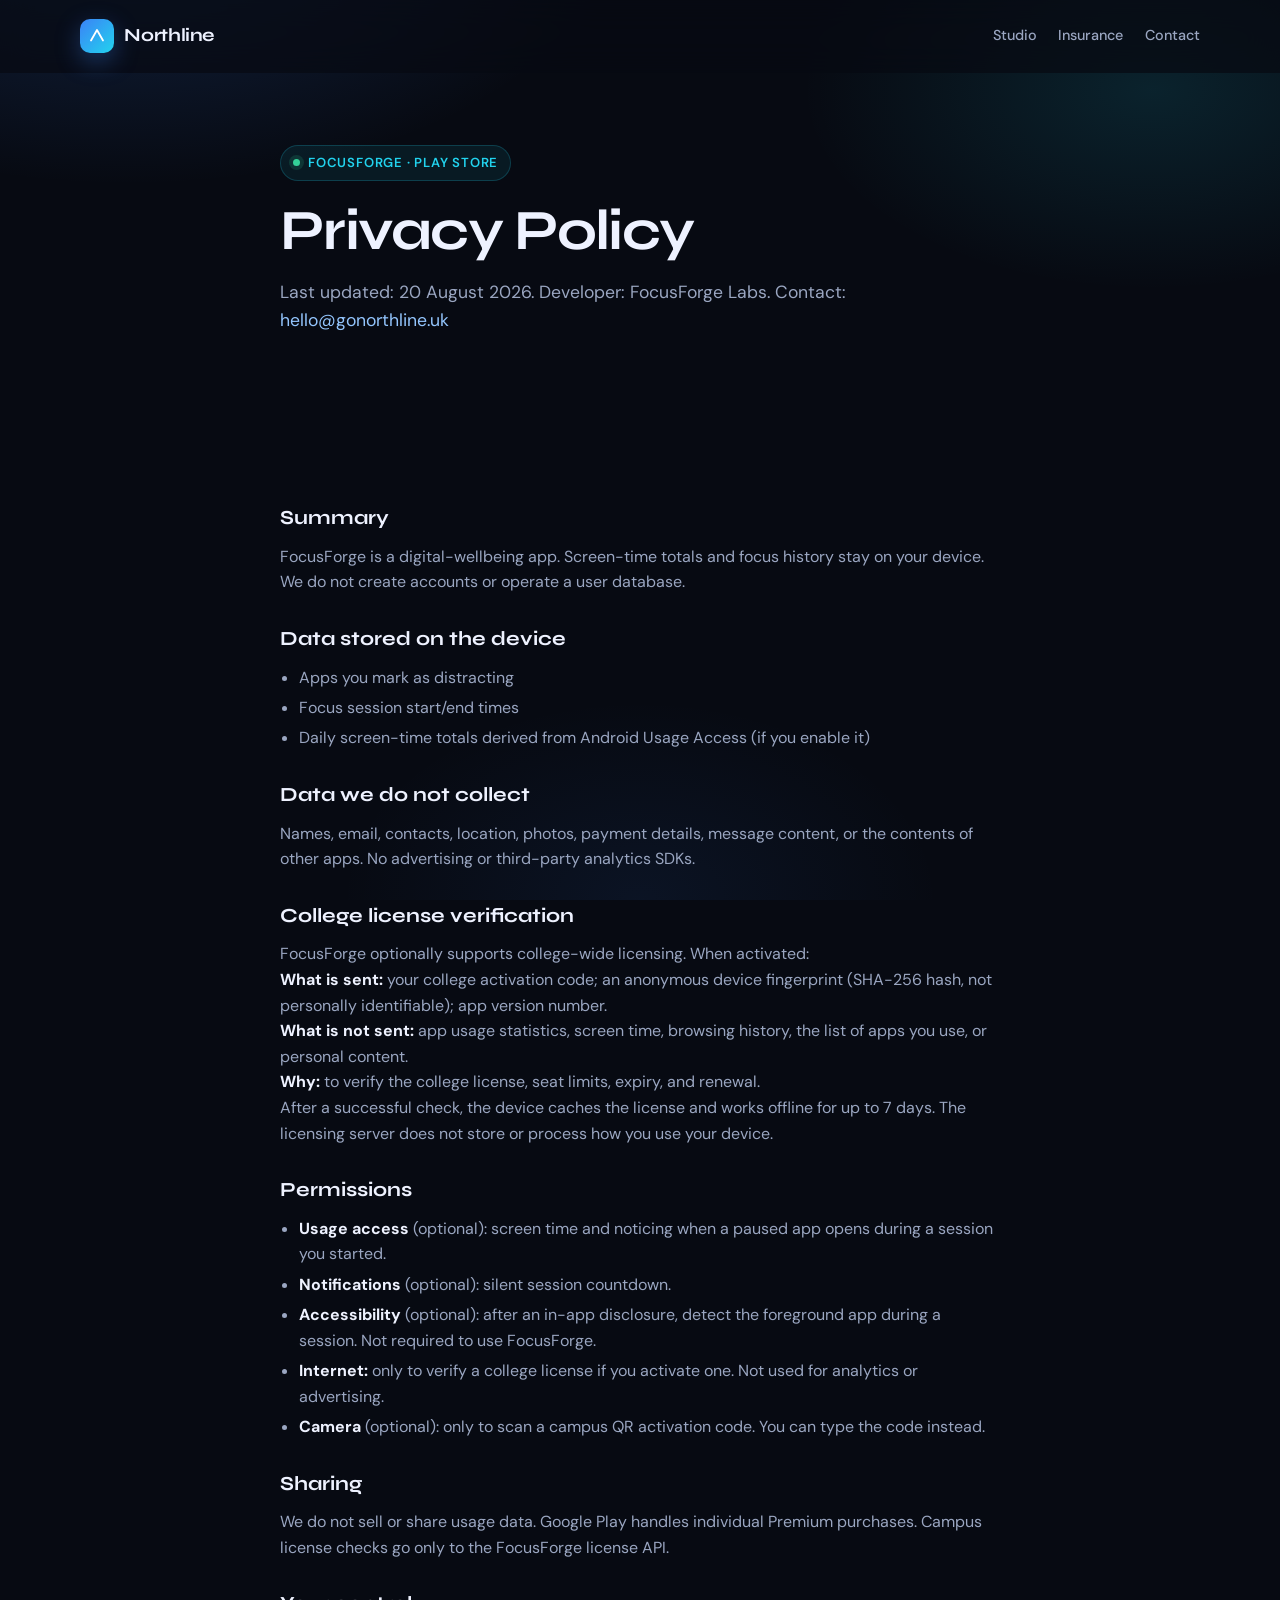
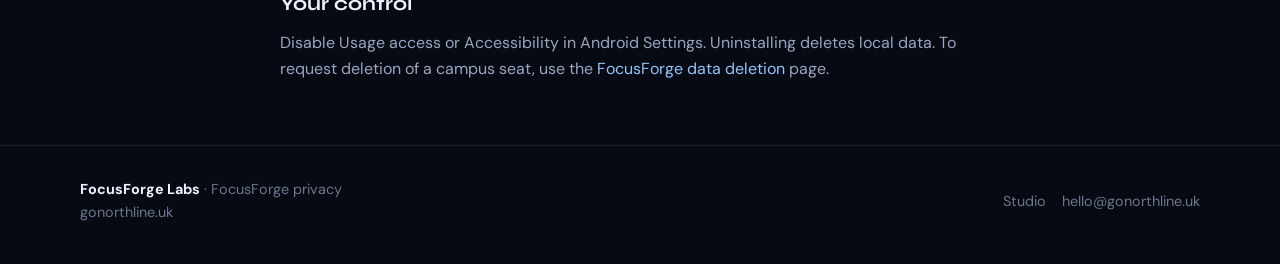
<file: focusforge-privacy/index.html>
<!DOCTYPE html>
<html lang="en">
<head>
  <meta charset="UTF-8" />
  <meta name="viewport" content="width=device-width, initial-scale=1" />
  <title>FocusForge Privacy Policy</title>
  <meta name="description" content="FocusForge privacy policy. Screen-time and focus history stay on your device. No ads, no account." />
  <meta name="robots" content="index, follow" />
  <link rel="canonical" href="https://www.gonorthline.uk/focusforge-privacy/" />
  <meta name="theme-color" content="#070a12" />
  <link rel="preconnect" href="https://fonts.googleapis.com" />
  <link rel="preconnect" href="https://fonts.gstatic.com" crossorigin />
  <link href="https://fonts.googleapis.com/css2?family=DM+Sans:ital,opsz,wght@0,9..40,400;0,9..40,500;0,9..40,600;0,9..40,700;1,9..40,400&family=Syne:wght@600;700;800&display=swap" rel="stylesheet" />
  <link rel="stylesheet" href="https://cdnjs.cloudflare.com/ajax/libs/font-awesome/6.5.2/css/all.min.css" />
  <link rel="stylesheet" href="../styles.css" />
  <link rel="icon" href="data:image/svg+xml,%3Csvg xmlns='http://www.w3.org/2000/svg' viewBox='0 0 32 32'%3E%3Crect width='32' height='32' rx='8' fill='%233b82f6'/%3E%3Cpath d='M8 22 L16 8 L24 22' stroke='white' stroke-width='3' fill='none' stroke-linecap='round' stroke-linejoin='round'/%3E%3C/svg%3E" />
</head>
<body>
  <div class="bg-glow"></div>
  <header class="nav" id="nav">
    <div class="container nav-inner">
      <a class="logo" href="../index.html">
        <span class="logo-mark"><svg viewBox="0 0 24 24" fill="none" stroke="white" stroke-width="2.4"><path d="M4 18 L12 4 L20 18" stroke-linecap="round" stroke-linejoin="round"/></svg></span>
        Northline
      </a>
      <nav class="nav-links">
        <a href="../index.html">Studio</a>
        <a href="../insurance/">Insurance</a>
        <a href="mailto:hello@gonorthline.uk">Contact</a>
      </nav>
      <button class="menu-btn" id="menuBtn" aria-label="Open menu"><i class="fas fa-bars"></i></button>
    </div>
  </header>
  <div class="mobile-nav" id="mobileNav">
    <a href="../index.html" data-close>Studio</a>
    <a href="../insurance/" data-close>Insurance</a>
    <a href="mailto:hello@gonorthline.uk" data-close>Contact</a>
  </div>

  <main>
    <section class="hero" style="padding-bottom:2rem">
      <div class="container" style="max-width:720px">
        <p class="eyebrow"><span class="dot"></span> FocusForge · Play Store</p>
        <h1>Privacy Policy</h1>
        <p class="hero-lead">Last updated: 20 August 2026. Developer: FocusForge Labs. Contact: <a href="mailto:hello@gonorthline.uk" style="color:#93c5fd">hello@gonorthline.uk</a></p>
      </div>
    </section>
    <section style="padding-bottom:4rem">
      <div class="container legal">
        <h2>Summary</h2>
        <p>FocusForge is a digital-wellbeing app. Screen-time totals and focus history stay on your device. We do not create accounts or operate a user database.</p>

        <h2>Data stored on the device</h2>
        <ul>
          <li>Apps you mark as distracting</li>
          <li>Focus session start/end times</li>
          <li>Daily screen-time totals derived from Android Usage Access (if you enable it)</li>
        </ul>

        <h2>Data we do not collect</h2>
        <p>Names, email, contacts, location, photos, payment details, message content, or the contents of other apps. No advertising or third-party analytics SDKs.</p>

        <h2>College license verification</h2>
        <p>FocusForge optionally supports college-wide licensing. When activated:</p>
        <p><strong>What is sent:</strong> your college activation code; an anonymous device fingerprint (SHA-256 hash, not personally identifiable); app version number.</p>
        <p><strong>What is not sent:</strong> app usage statistics, screen time, browsing history, the list of apps you use, or personal content.</p>
        <p><strong>Why:</strong> to verify the college license, seat limits, expiry, and renewal.</p>
        <p>After a successful check, the device caches the license and works offline for up to 7 days. The licensing server does not store or process how you use your device.</p>

        <h2>Permissions</h2>
        <ul>
          <li><strong>Usage access</strong> (optional): screen time and noticing when a paused app opens during a session you started.</li>
          <li><strong>Notifications</strong> (optional): silent session countdown.</li>
          <li><strong>Accessibility</strong> (optional): after an in-app disclosure, detect the foreground app during a session. Not required to use FocusForge.</li>
          <li><strong>Internet:</strong> only to verify a college license if you activate one. Not used for analytics or advertising.</li>
          <li><strong>Camera</strong> (optional): only to scan a campus QR activation code. You can type the code instead.</li>
        </ul>

        <h2>Sharing</h2>
        <p>We do not sell or share usage data. Google Play handles individual Premium purchases. Campus license checks go only to the FocusForge license API.</p>

        <h2>Your control</h2>
        <p>Disable Usage access or Accessibility in Android Settings. Uninstalling deletes local data. To request deletion of a campus seat, use the <a href="../focusforge-delete-data/" style="color:#93c5fd">FocusForge data deletion</a> page.</p>
      </div>
    </section>
  </main>

  <footer class="footer">
    <div class="container footer-inner">
      <div>
        <strong style="color:var(--text)">FocusForge Labs</strong> · FocusForge privacy<br />
        <span><a href="https://www.gonorthline.uk/">gonorthline.uk</a></span>
      </div>
      <div class="footer-links">
        <a href="../index.html">Studio</a>
        <a href="mailto:hello@gonorthline.uk">hello@gonorthline.uk</a>
      </div>
    </div>
  </footer>
  <script src="../script.js"></script>
</body>
</html>
</file>
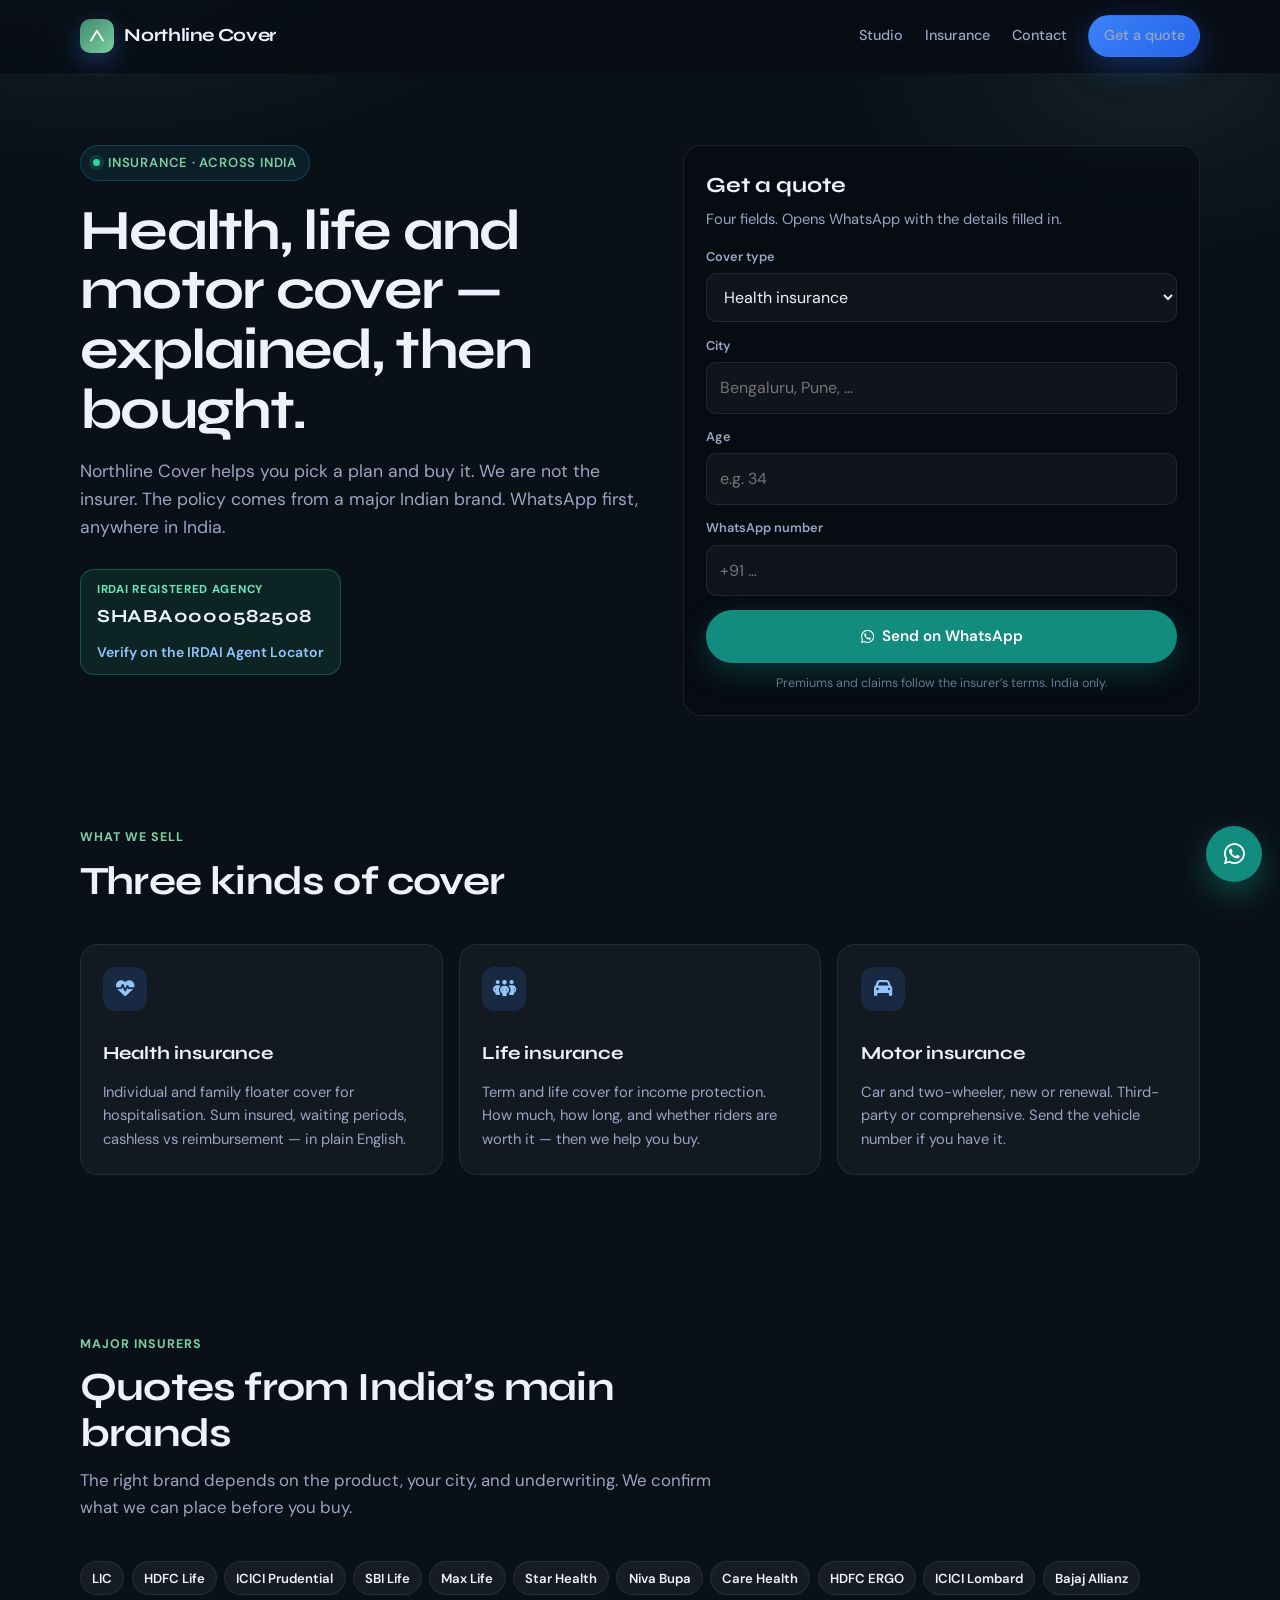
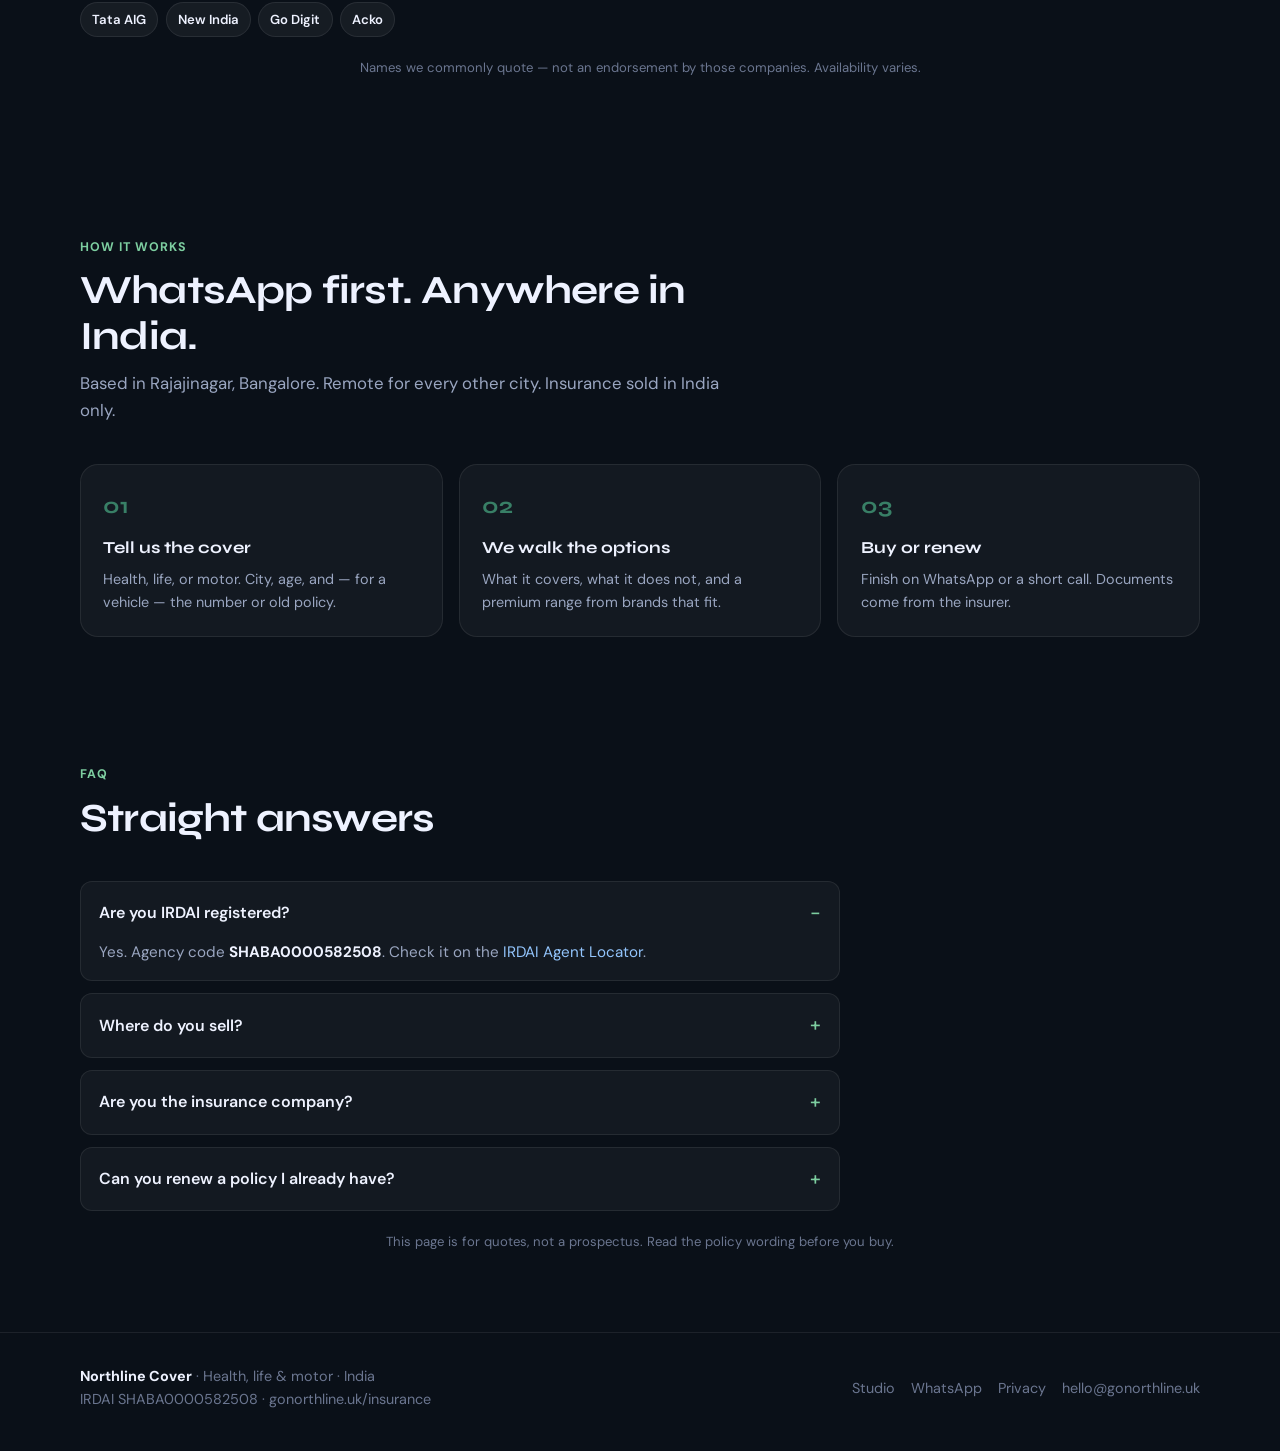
<file: insurance/index.html>
<!DOCTYPE html>
<html lang="en">
<head>
  <meta charset="UTF-8" />
  <meta name="viewport" content="width=device-width, initial-scale=1" />
  <title>Northline Cover | Health, Life &amp; Motor Insurance Across India</title>
  <meta name="description" content="Northline Cover — IRDAI registered agency SHABA0000582508. Health, life, and motor insurance across India. WhatsApp +91 94838 74076." />
  <meta name="author" content="Northline Cover" />
  <meta name="robots" content="index, follow, max-image-preview:large" />
  <meta name="geo.region" content="IN" />
  <link rel="canonical" href="https://www.gonorthline.uk/insurance/" />
  <meta name="theme-color" content="#0b1220" />
  <meta property="og:title" content="Northline Cover | Health, Life &amp; Motor Insurance Across India" />
  <meta property="og:description" content="IRDAI agency SHABA0000582508. Health, life, and motor insurance across India." />
  <meta property="og:type" content="website" />
  <meta property="og:url" content="https://www.gonorthline.uk/insurance/" />
  <meta property="og:image" content="https://www.gonorthline.uk/assets/og-cover.png" />
  <meta property="og:locale" content="en_IN" />
  <meta property="og:site_name" content="Northline Cover" />
  <meta name="twitter:card" content="summary_large_image" />
  <meta name="twitter:title" content="Northline Cover | Insurance across India" />
  <meta name="twitter:description" content="IRDAI SHABA0000582508. Health, life, and motor insurance." />
  <meta name="twitter:image" content="https://www.gonorthline.uk/assets/og-cover.png" />
  <link rel="preconnect" href="https://fonts.googleapis.com" />
  <link rel="preconnect" href="https://fonts.gstatic.com" crossorigin />
  <link href="https://fonts.googleapis.com/css2?family=DM+Sans:ital,opsz,wght@0,9..40,400;0,9..40,500;0,9..40,600;0,9..40,700;1,9..40,400&family=Syne:wght@600;700;800&display=swap" rel="stylesheet" />
  <link rel="stylesheet" href="https://cdnjs.cloudflare.com/ajax/libs/font-awesome/6.5.2/css/all.min.css" />
  <link rel="stylesheet" href="../styles.css" />
  <link rel="icon" href="data:image/svg+xml,%3Csvg xmlns='http://www.w3.org/2000/svg' viewBox='0 0 32 32'%3E%3Crect width='32' height='32' rx='8' fill='%233b82f6'/%3E%3Cpath d='M8 22 L16 8 L24 22' stroke='white' stroke-width='3' fill='none' stroke-linecap='round' stroke-linejoin='round'/%3E%3C/svg%3E" />

  <script type="application/ld+json">
  {
    "@context": "https://schema.org",
    "@type": "InsuranceAgency",
    "name": "Northline Cover",
    "alternateName": "Northline Insurance",
    "url": "https://www.gonorthline.uk/insurance/",
    "email": "hello@gonorthline.uk",
    "telephone": "+91-94838-74076",
    "image": "https://www.gonorthline.uk/assets/og-cover.png",
    "description": "Northline Cover is an IRDAI registered insurance agency (SHABA0000582508) offering health, life, and motor insurance across India.",
    "identifier": {
      "@type": "PropertyValue",
      "name": "IRDAI Agency Code",
      "value": "SHABA0000582508"
    },
    "areaServed": {"@type": "Country", "name": "India"},
    "address": {
      "@type": "PostalAddress",
      "addressLocality": "Rajajinagar, Bengaluru",
      "addressRegion": "Karnataka",
      "postalCode": "560010",
      "addressCountry": "IN"
    },
    "hasOfferCatalog": {
      "@type": "OfferCatalog",
      "name": "Northline Cover",
      "itemListElement": [
        {"@type": "Offer", "itemOffered": {"@type": "Service", "name": "Health insurance", "areaServed": "India"}},
        {"@type": "Offer", "itemOffered": {"@type": "Service", "name": "Life insurance", "areaServed": "India"}},
        {"@type": "Offer", "itemOffered": {"@type": "Service", "name": "Motor insurance", "areaServed": "India"}}
      ]
    }
  }
  </script>
</head>
<body class="cover-page">
  <div class="bg-glow" aria-hidden="true"></div>

  <header class="nav" id="nav">
    <div class="container nav-inner">
      <a href="../index.html" class="logo" aria-label="Northline home">
        <span class="logo-mark" aria-hidden="true">
          <svg viewBox="0 0 24 24" fill="none" stroke="#fff" stroke-width="2.4" stroke-linecap="round" stroke-linejoin="round"><path d="M4 18 L12 5 L20 18"/></svg>
        </span>
        Northline Cover
      </a>
      <nav class="nav-links" aria-label="Primary">
        <a href="../index.html">Studio</a>
        <a href="./" aria-current="page">Insurance</a>
        <a href="../index.html#contact">Contact</a>
        <a class="btn btn-primary btn-sm nav-cta" href="#coverQuote">Get a quote</a>
      </nav>
      <button class="menu-btn" id="menuBtn" aria-label="Open menu"><i class="fas fa-bars"></i></button>
    </div>
  </header>

  <div class="mobile-nav" id="mobileNav">
    <a href="../index.html" data-close>Studio</a>
    <a href="./" data-close>Insurance</a>
    <a href="../index.html#contact" data-close>Contact</a>
    <a class="btn btn-whatsapp" href="#coverQuote" data-close><i class="fab fa-whatsapp"></i> Quote form</a>
  </div>

  <main>
    <section class="hero cover-hero">
      <div class="container cover-hero-grid">
        <div>
          <p class="eyebrow"><span class="dot"></span> Insurance · Across India</p>
          <h1>Health, life and motor cover — explained, then bought.</h1>
          <p class="hero-lead">Northline Cover helps you pick a plan and buy it. We are not the insurer. The policy comes from a major Indian brand. WhatsApp first, anywhere in India.</p>
          <div class="irdai-badge irdai-lg">
            <span>IRDAI registered agency</span>
            <strong>SHABA0000582508</strong>
            <a class="irdai-verify" href="https://agencyportal.irdai.gov.in/PublicAccess/AgentLocator.aspx" target="_blank" rel="noopener">Verify on the IRDAI Agent Locator</a>
          </div>
        </div>
        <form class="contact-form cover-form" id="coverQuote">
          <h2>Get a quote</h2>
          <p class="form-lead">Four fields. Opens WhatsApp with the details filled in.</p>
          <div class="field">
            <label for="coverType">Cover type</label>
            <select id="coverType" name="coverType" required>
              <option value="Health insurance">Health insurance</option>
              <option value="Life insurance">Life insurance</option>
              <option value="Motor insurance (car / bike)">Motor insurance (car / bike)</option>
            </select>
          </div>
          <div class="field">
            <label for="coverCity">City</label>
            <input id="coverCity" name="coverCity" required placeholder="Bengaluru, Pune, …" />
          </div>
          <div class="field">
            <label for="coverAge">Age</label>
            <input id="coverAge" name="coverAge" inputmode="numeric" placeholder="e.g. 34" />
          </div>
          <div class="field">
            <label for="coverPhone">WhatsApp number</label>
            <input id="coverPhone" name="coverPhone" required placeholder="+91 …" autocomplete="tel" />
          </div>
          <button type="submit" class="btn btn-whatsapp btn-block"><i class="fab fa-whatsapp"></i> Send on WhatsApp</button>
          <p class="form-note">Premiums and claims follow the insurer’s terms. India only.</p>
        </form>
      </div>
    </section>

    <section id="cover">
      <div class="container">
        <div class="section-head">
          <div class="section-tag">What we sell</div>
          <h2>Three kinds of cover</h2>
        </div>
        <div class="insure-grid">
          <article class="insure-card" id="health">
            <div class="service-icon"><i class="fas fa-heart-pulse"></i></div>
            <h3>Health insurance</h3>
            <p>Individual and family floater cover for hospitalisation. Sum insured, waiting periods, cashless vs reimbursement — in plain English.</p>
          </article>
          <article class="insure-card" id="life">
            <div class="service-icon"><i class="fas fa-people-group"></i></div>
            <h3>Life insurance</h3>
            <p>Term and life cover for income protection. How much, how long, and whether riders are worth it — then we help you buy.</p>
          </article>
          <article class="insure-card" id="motor">
            <div class="service-icon"><i class="fas fa-car"></i></div>
            <h3>Motor insurance</h3>
            <p>Car and two-wheeler, new or renewal. Third-party or comprehensive. Send the vehicle number if you have it.</p>
          </article>
        </div>
      </div>
    </section>

    <section id="insurers">
      <div class="container">
        <div class="section-head">
          <div class="section-tag">Major insurers</div>
          <h2>Quotes from India’s main brands</h2>
          <p>The right brand depends on the product, your city, and underwriting. We confirm what we can place before you buy.</p>
        </div>
        <div class="brand-cloud brand-cloud-flat">
          <span>LIC</span><span>HDFC Life</span><span>ICICI Prudential</span><span>SBI Life</span><span>Max Life</span><span>Star Health</span><span>Niva Bupa</span><span>Care Health</span><span>HDFC ERGO</span><span>ICICI Lombard</span><span>Bajaj Allianz</span><span>Tata AIG</span><span>New India</span><span>Go Digit</span><span>Acko</span>
        </div>
        <p class="insure-note">Names we commonly quote — not an endorsement by those companies. Availability varies.</p>
      </div>
    </section>

    <section>
      <div class="container">
        <div class="section-head">
          <div class="section-tag">How it works</div>
          <h2>WhatsApp first. Anywhere in India.</h2>
          <p>Based in Rajajinagar, Bangalore. Remote for every other city. Insurance sold in India only.</p>
        </div>
        <div class="insure-steps">
          <div class="process-step"><h3>Tell us the cover</h3><p>Health, life, or motor. City, age, and — for a vehicle — the number or old policy.</p></div>
          <div class="process-step"><h3>We walk the options</h3><p>What it covers, what it does not, and a premium range from brands that fit.</p></div>
          <div class="process-step"><h3>Buy or renew</h3><p>Finish on WhatsApp or a short call. Documents come from the insurer.</p></div>
        </div>
      </div>
    </section>

    <section class="insure-faq-wrap" id="faq" style="padding-top:0">
      <div class="container">
        <div class="section-head">
          <div class="section-tag">FAQ</div>
          <h2>Straight answers</h2>
        </div>
        <div class="faq">
          <details open>
            <summary>Are you IRDAI registered?</summary>
            <p>Yes. Agency code <strong style="color:var(--text)">SHABA0000582508</strong>. Check it on the <a href="https://agencyportal.irdai.gov.in/PublicAccess/AgentLocator.aspx" target="_blank" rel="noopener" style="color:#93c5fd">IRDAI Agent Locator</a>.</p>
          </details>
          <details>
            <summary>Where do you sell?</summary>
            <p>Throughout India, on WhatsApp and phone. Office base is Rajajinagar, Bangalore. We do not sell UK insurance.</p>
          </details>
          <details>
            <summary>Are you the insurance company?</summary>
            <p>No. Northline Cover helps you choose and buy. The policy is issued by the insurer.</p>
          </details>
          <details>
            <summary>Can you renew a policy I already have?</summary>
            <p>Yes. Send the PDF or policy number and say health, life, or motor.</p>
          </details>
        </div>
        <p class="insure-note">This page is for quotes, not a prospectus. Read the policy wording before you buy.</p>
      </div>
    </section>
  </main>

  <footer class="footer">
    <div class="container footer-inner">
      <div>
        <strong style="color:var(--text)">Northline Cover</strong> · Health, life &amp; motor · India<br />
        <span>IRDAI SHABA0000582508 · <a href="https://www.gonorthline.uk/insurance/">gonorthline.uk/insurance</a></span>
      </div>
      <div class="footer-links">
        <a href="../index.html">Studio</a>
        <a href="https://wa.me/919483874076?text=Hi%20Northline%20Cover%2C%20I%20want%20an%20insurance%20quote." target="_blank" rel="noopener">WhatsApp</a>
        <a href="../privacy-policy/">Privacy</a>
        <a href="mailto:hello@gonorthline.uk">hello@gonorthline.uk</a>
      </div>
    </div>
  </footer>

  <a class="fab-wa" href="https://wa.me/919483874076?text=Hi%20Northline%20Cover%2C%20I%20want%20an%20insurance%20quote." target="_blank" rel="noopener" aria-label="Chat on WhatsApp"><i class="fab fa-whatsapp"></i></a>
  <script src="../script.js"></script>
</body>
</html>
</file>
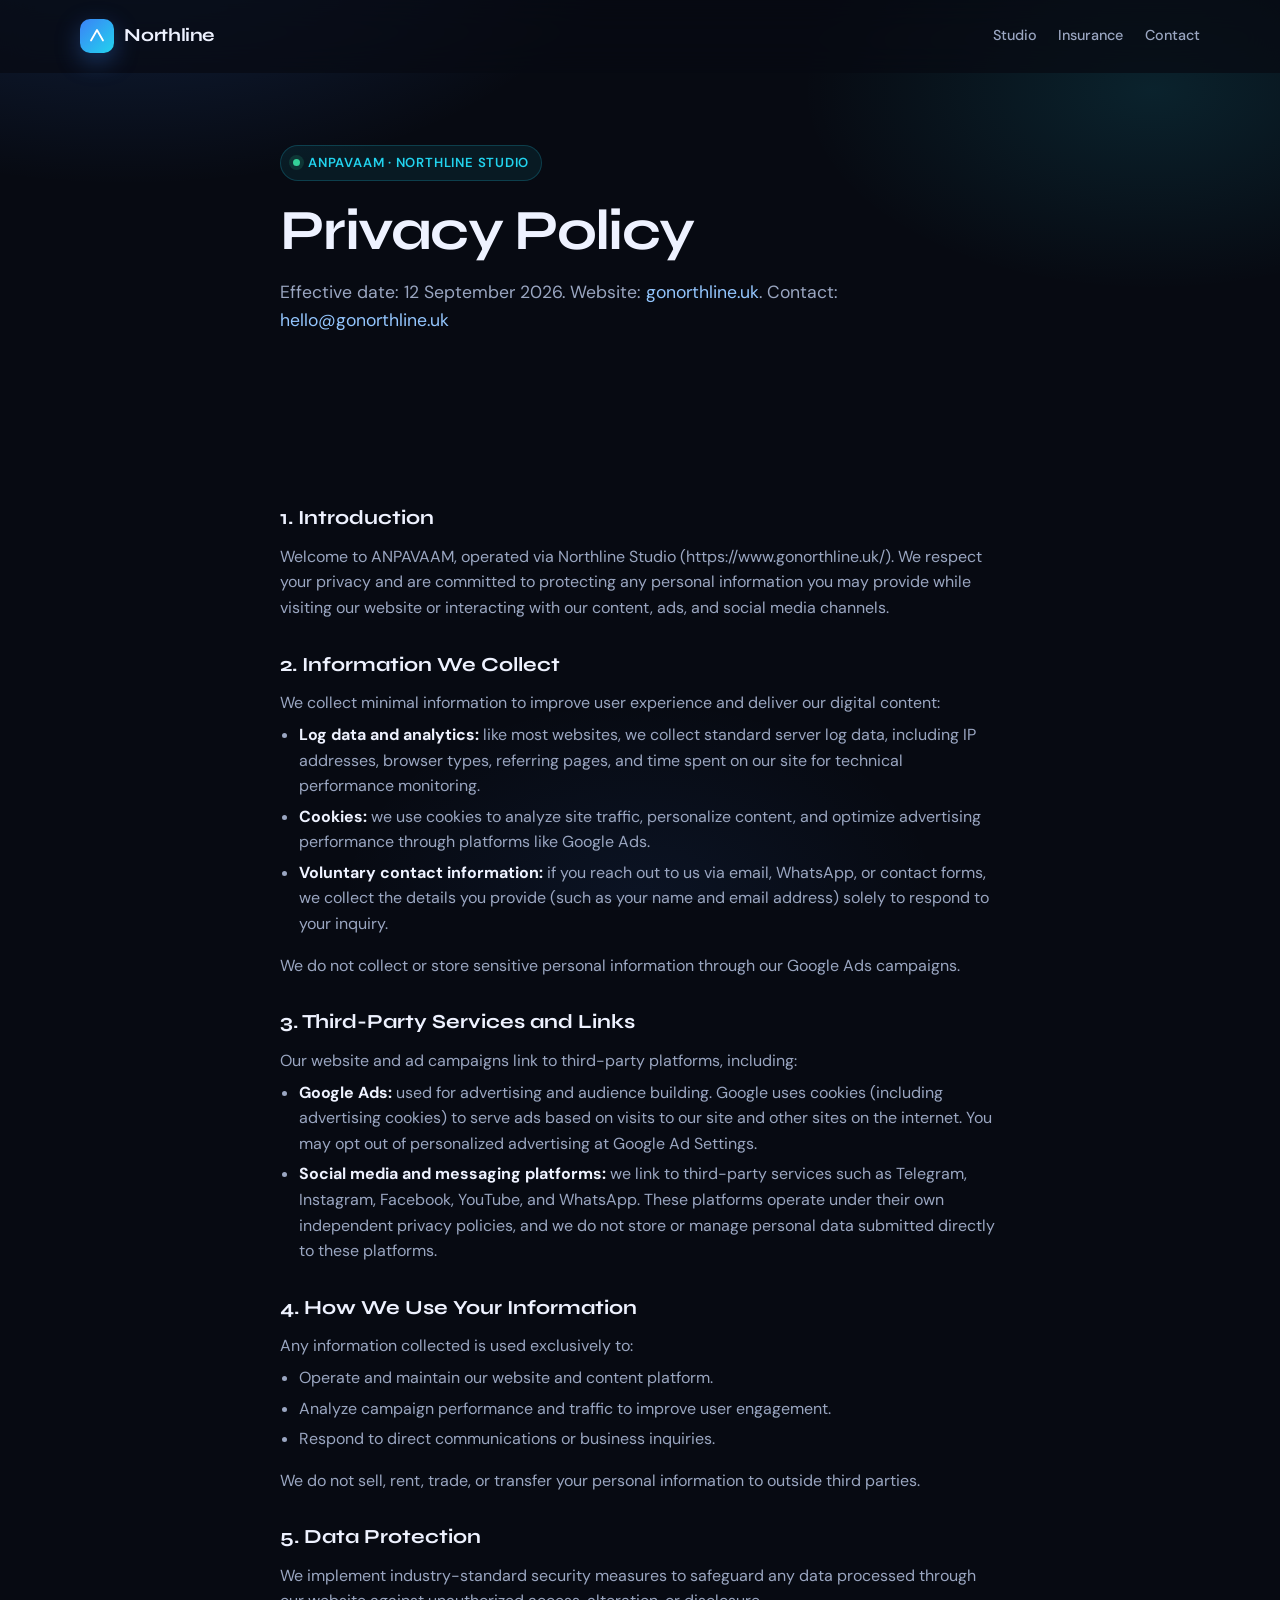
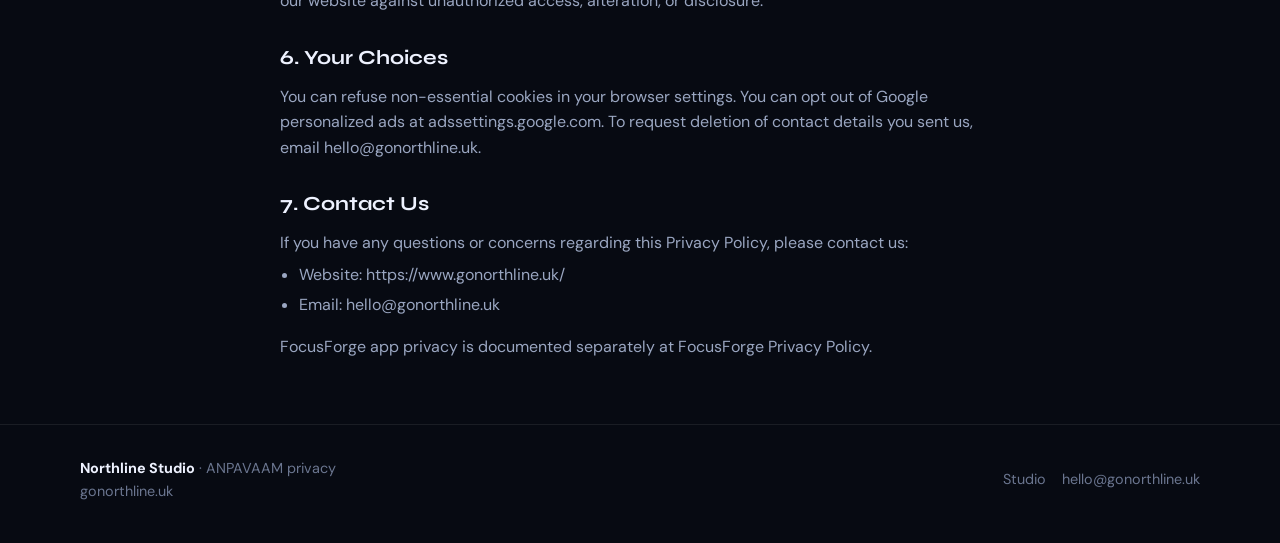
<file: privacy-policy/index.html>
<!DOCTYPE html>
<html lang="en">
<head>
  <meta charset="UTF-8" />
  <meta name="viewport" content="width=device-width, initial-scale=1" />
  <title>Privacy Policy | Northline Studio · ANPAVAAM</title>
  <meta name="description" content="Privacy Policy for Northline Studio (gonorthline.uk) and ANPAVAAM. How we collect, use, and protect information on our website, ads, and social channels." />
  <meta name="robots" content="index, follow" />
  <link rel="canonical" href="https://www.gonorthline.uk/privacy-policy/" />
  <meta name="theme-color" content="#070a12" />
  <meta property="og:title" content="Privacy Policy | Northline Studio · ANPAVAAM" />
  <meta property="og:description" content="How Northline Studio and ANPAVAAM handle website, advertising, and contact data." />
  <meta property="og:type" content="website" />
  <meta property="og:url" content="https://www.gonorthline.uk/privacy-policy/" />
  <meta property="og:site_name" content="Northline Studio" />
  <link rel="preconnect" href="https://fonts.googleapis.com" />
  <link rel="preconnect" href="https://fonts.gstatic.com" crossorigin />
  <link href="https://fonts.googleapis.com/css2?family=DM+Sans:ital,opsz,wght@0,9..40,400;0,9..40,500;0,9..40,600;0,9..40,700;1,9..40,400&family=Syne:wght@600;700;800&display=swap" rel="stylesheet" />
  <link rel="stylesheet" href="https://cdnjs.cloudflare.com/ajax/libs/font-awesome/6.5.2/css/all.min.css" />
  <link rel="stylesheet" href="../styles.css" />
  <link rel="icon" href="data:image/svg+xml,%3Csvg xmlns='http://www.w3.org/2000/svg' viewBox='0 0 32 32'%3E%3Crect width='32' height='32' rx='8' fill='%233b82f6'/%3E%3Cpath d='M8 22 L16 8 L24 22' stroke='white' stroke-width='3' fill='none' stroke-linecap='round' stroke-linejoin='round'/%3E%3C/svg%3E" />
  <script type="application/ld+json">
  {
    "@context": "https://schema.org",
    "@type": "PrivacyPolicy",
    "name": "Northline Studio Privacy Policy",
    "url": "https://www.gonorthline.uk/privacy-policy/",
    "dateModified": "2026-09-12",
    "publisher": {
      "@type": "Organization",
      "name": "Northline Studio",
      "url": "https://www.gonorthline.uk/",
      "email": "hello@gonorthline.uk"
    }
  }
  </script>
</head>
<body>
  <div class="bg-glow"></div>
  <header class="nav" id="nav">
    <div class="container nav-inner">
      <a class="logo" href="../index.html">
        <span class="logo-mark"><svg viewBox="0 0 24 24" fill="none" stroke="white" stroke-width="2.4"><path d="M4 18 L12 4 L20 18" stroke-linecap="round" stroke-linejoin="round"/></svg></span>
        Northline
      </a>
      <nav class="nav-links">
        <a href="../index.html">Studio</a>
        <a href="../insurance/">Insurance</a>
        <a href="mailto:hello@gonorthline.uk">Contact</a>
      </nav>
      <button class="menu-btn" id="menuBtn" aria-label="Open menu"><i class="fas fa-bars"></i></button>
    </div>
  </header>
  <div class="mobile-nav" id="mobileNav">
    <a href="../index.html" data-close>Studio</a>
    <a href="../insurance/" data-close>Insurance</a>
    <a href="mailto:hello@gonorthline.uk" data-close>Contact</a>
  </div>

  <main>
    <section class="hero" style="padding-bottom:2rem">
      <div class="container" style="max-width:720px">
        <p class="eyebrow"><span class="dot"></span> ANPAVAAM · Northline Studio</p>
        <h1>Privacy Policy</h1>
        <p class="hero-lead">Effective date: 12 September 2026. Website: <a href="https://www.gonorthline.uk/" style="color:#93c5fd">gonorthline.uk</a>. Contact: <a href="mailto:hello@gonorthline.uk" style="color:#93c5fd">hello@gonorthline.uk</a></p>
      </div>
    </section>
    <section style="padding-bottom:4rem">
      <div class="container legal">
        <h2>1. Introduction</h2>
        <p>Welcome to ANPAVAAM, operated via Northline Studio (<a href="https://www.gonorthline.uk/">https://www.gonorthline.uk/</a>). We respect your privacy and are committed to protecting any personal information you may provide while visiting our website or interacting with our content, ads, and social media channels.</p>

        <h2>2. Information We Collect</h2>
        <p>We collect minimal information to improve user experience and deliver our digital content:</p>
        <ul>
          <li><strong>Log data and analytics:</strong> like most websites, we collect standard server log data, including IP addresses, browser types, referring pages, and time spent on our site for technical performance monitoring.</li>
          <li><strong>Cookies:</strong> we use cookies to analyze site traffic, personalize content, and optimize advertising performance through platforms like Google Ads.</li>
          <li><strong>Voluntary contact information:</strong> if you reach out to us via email, WhatsApp, or contact forms, we collect the details you provide (such as your name and email address) solely to respond to your inquiry.</li>
        </ul>
        <p>We do not collect or store sensitive personal information through our Google Ads campaigns.</p>

        <h2>3. Third-Party Services and Links</h2>
        <p>Our website and ad campaigns link to third-party platforms, including:</p>
        <ul>
          <li><strong>Google Ads:</strong> used for advertising and audience building. Google uses cookies (including advertising cookies) to serve ads based on visits to our site and other sites on the internet. You may opt out of personalized advertising at <a href="https://adssettings.google.com/" rel="noopener" target="_blank">Google Ad Settings</a>.</li>
          <li><strong>Social media and messaging platforms:</strong> we link to third-party services such as Telegram, Instagram, Facebook, YouTube, and WhatsApp. These platforms operate under their own independent privacy policies, and we do not store or manage personal data submitted directly to these platforms.</li>
        </ul>

        <h2>4. How We Use Your Information</h2>
        <p>Any information collected is used exclusively to:</p>
        <ul>
          <li>Operate and maintain our website and content platform.</li>
          <li>Analyze campaign performance and traffic to improve user engagement.</li>
          <li>Respond to direct communications or business inquiries.</li>
        </ul>
        <p>We do not sell, rent, trade, or transfer your personal information to outside third parties.</p>

        <h2>5. Data Protection</h2>
        <p>We implement industry-standard security measures to safeguard any data processed through our website against unauthorized access, alteration, or disclosure.</p>

        <h2>6. Your Choices</h2>
        <p>You can refuse non-essential cookies in your browser settings. You can opt out of Google personalized ads at <a href="https://adssettings.google.com/" rel="noopener" target="_blank">adssettings.google.com</a>. To request deletion of contact details you sent us, email <a href="mailto:hello@gonorthline.uk">hello@gonorthline.uk</a>.</p>

        <h2>7. Contact Us</h2>
        <p>If you have any questions or concerns regarding this Privacy Policy, please contact us:</p>
        <ul>
          <li>Website: <a href="https://www.gonorthline.uk/">https://www.gonorthline.uk/</a></li>
          <li>Email: <a href="mailto:hello@gonorthline.uk">hello@gonorthline.uk</a></li>
        </ul>
        <p>FocusForge app privacy is documented separately at <a href="../focusforge-privacy/">FocusForge Privacy Policy</a>.</p>
      </div>
    </section>
  </main>

  <footer class="footer">
    <div class="container footer-inner">
      <div>
        <strong style="color:var(--text)">Northline Studio</strong> · ANPAVAAM privacy<br />
        <span><a href="https://www.gonorthline.uk/">gonorthline.uk</a></span>
      </div>
      <div class="footer-links">
        <a href="../index.html">Studio</a>
        <a href="mailto:hello@gonorthline.uk">hello@gonorthline.uk</a>
      </div>
    </div>
  </footer>
  <script src="../script.js"></script>
</body>
</html>
</file>
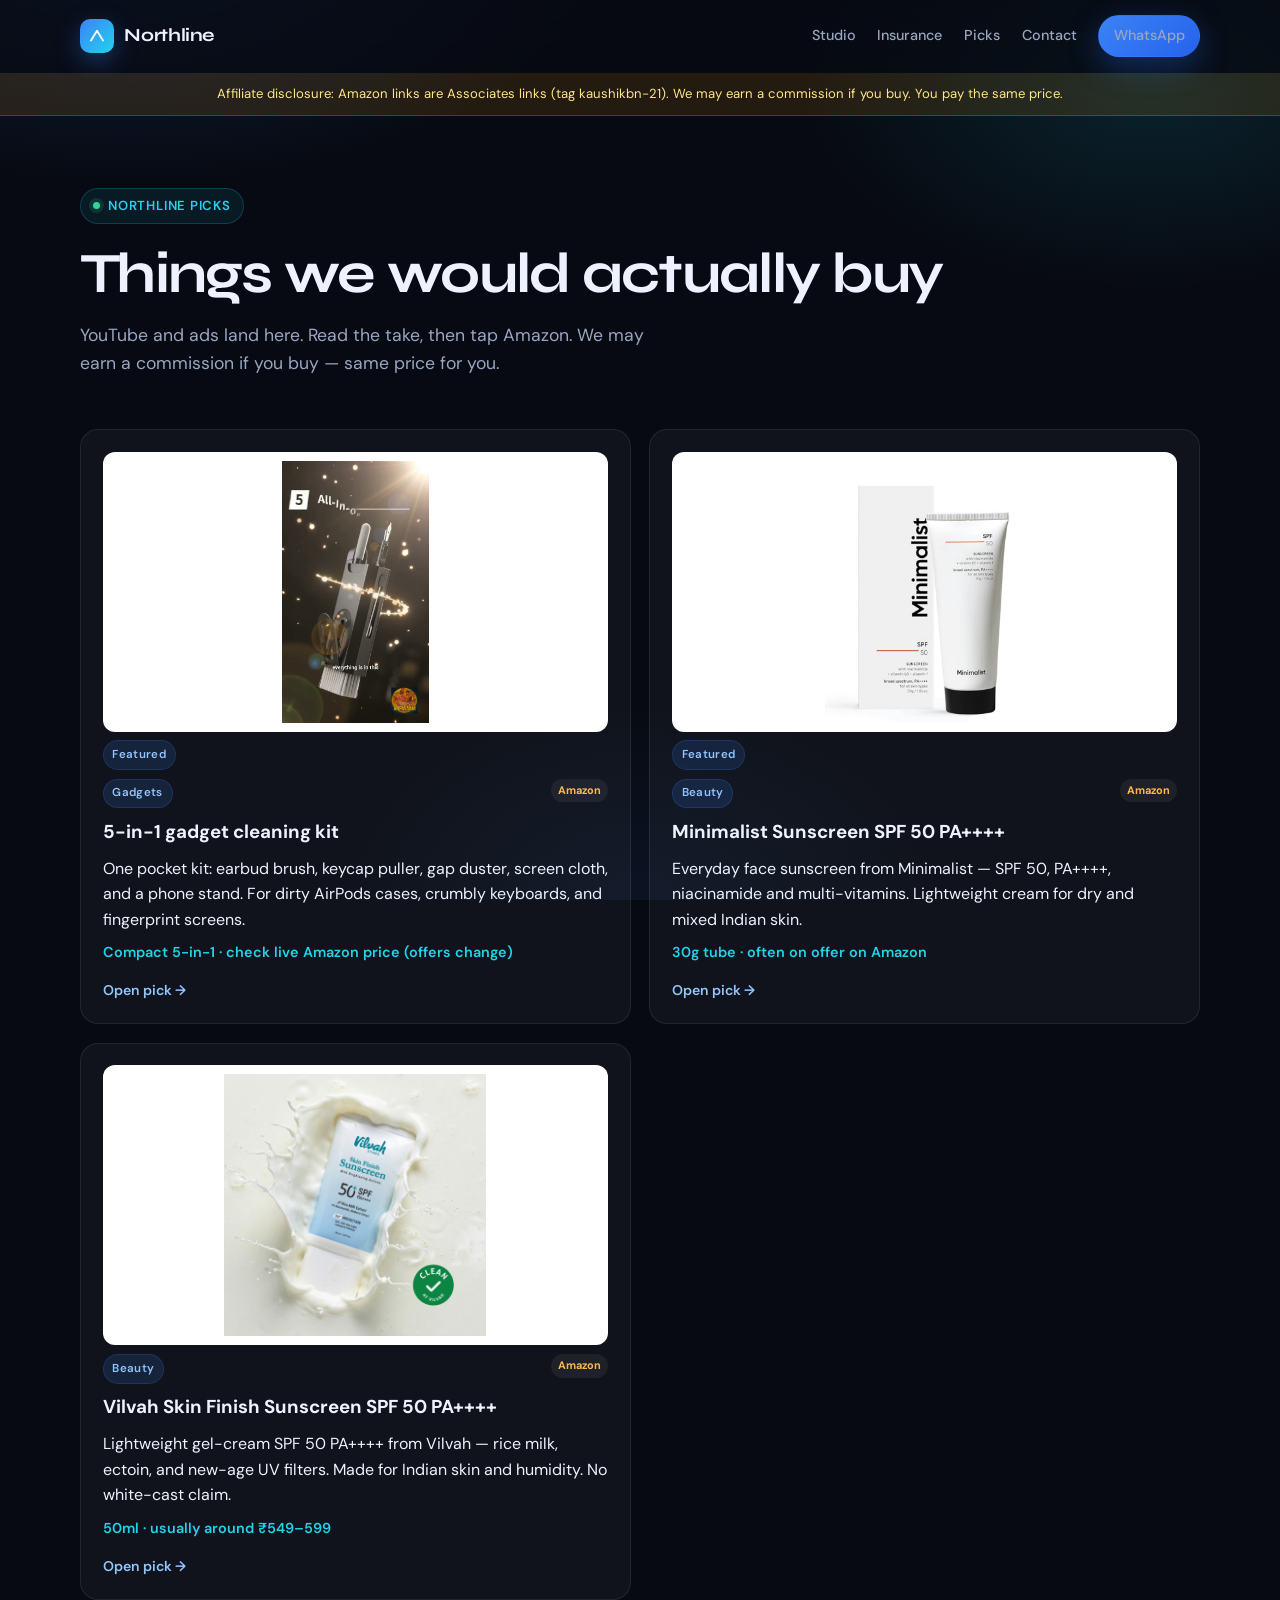
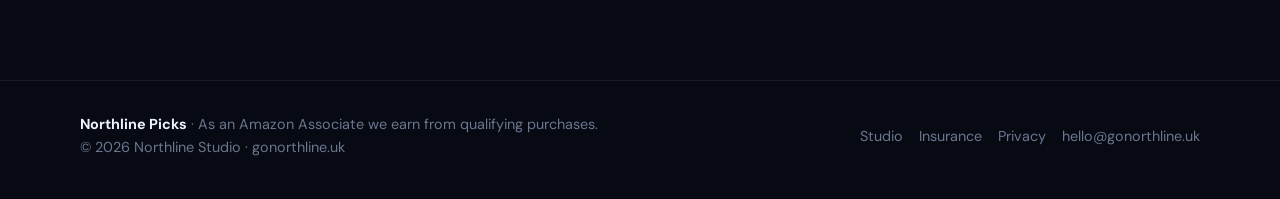
<file: shop/index.html>
<!DOCTYPE html>
<html lang="en">
<head>
  <meta charset="UTF-8" />
  <meta name="viewport" content="width=device-width, initial-scale=1" />
  <title>Northline Picks | Amazon finds we actually review</title>
  <meta name="description" content="Products we actually review. Buy on Amazon. Affiliate disclosure: as an Amazon Associate we earn from qualifying purchases." />
  <link rel="canonical" href="https://www.gonorthline.uk/shop/" />
  <meta name="robots" content="index, follow" />
  <meta property="og:title" content="Northline Picks" />
  <meta property="og:description" content="Honest picks. Read the take, then buy on Amazon." />
  <meta property="og:type" content="website" />
  <meta property="og:url" content="https://www.gonorthline.uk/shop/" />
  <meta name="theme-color" content="#070a12" />
  <link rel="preconnect" href="https://fonts.googleapis.com" />
  <link rel="preconnect" href="https://fonts.gstatic.com" crossorigin />
  <link href="https://fonts.googleapis.com/css2?family=DM+Sans:ital,opsz,wght@0,9..40,400;0,9..40,500;0,9..40,600;0,9..40,700;1,9..40,400&family=Syne:wght@600;700;800&display=swap" rel="stylesheet" />
  <link rel="stylesheet" href="https://cdnjs.cloudflare.com/ajax/libs/font-awesome/6.5.2/css/all.min.css" />
  <link rel="stylesheet" href="../styles.css" />
  <link rel="icon" href="data:image/svg+xml,%3Csvg xmlns='http://www.w3.org/2000/svg' viewBox='0 0 32 32'%3E%3Crect width='32' height='32' rx='8' fill='%233b82f6'/%3E%3Cpath d='M8 22 L16 8 L24 22' stroke='white' stroke-width='3' fill='none' stroke-linecap='round' stroke-linejoin='round'/%3E%3C/svg%3E" />
</head>
<body>
  <div class="bg-glow" aria-hidden="true"></div>

  <header class="nav" id="nav">
    <div class="container nav-inner">
      <a href="../index.html" class="logo" aria-label="Northline home">
        <span class="logo-mark" aria-hidden="true">
          <svg viewBox="0 0 24 24" fill="none" stroke="#fff" stroke-width="2.4" stroke-linecap="round" stroke-linejoin="round"><path d="M4 18 L12 5 L20 18"/></svg>
        </span>
        Northline
      </a>
      <nav class="nav-links" aria-label="Primary">
        <a href="../index.html">Studio</a>
        <a href="../insurance/">Insurance</a>
        <a href="./">Picks</a>
        <a href="../index.html#contact">Contact</a>
        <a class="btn btn-primary btn-sm nav-cta" href="https://wa.me/919483874076?text=Hi%20Northline" target="_blank" rel="noopener">WhatsApp</a>
      </nav>
      <button class="menu-btn" id="menuBtn" aria-label="Open menu"><i class="fas fa-bars"></i></button>
    </div>
  </header>

  <div class="mobile-nav" id="mobileNav">
    <a href="../index.html" data-close>Studio</a>
    <a href="../insurance/" data-close>Insurance</a>
    <a href="./" data-close>Picks</a>
    <a href="../index.html#contact" data-close>Contact</a>
  </div>

  <div class="affiliate-bar">
    Affiliate disclosure: Amazon links are Associates links (tag kaushikbn-21). We may earn a commission if you buy. You pay the same price.
  </div>

  <main>
    <section class="hero shop-hero">
      <div class="container">
        <p class="eyebrow"><span class="dot"></span> Northline Picks</p>
        <h1>Things we would actually buy</h1>
        <p class="hero-lead">YouTube and ads land here. Read the take, then tap Amazon. We may earn a commission if you buy — same price for you.</p>
      </div>
    </section>

    <section style="padding-top:0">
      <div class="container">
        <div class="shop-grid" id="shopGrid"></div>
      </div>
    </section>
  </main>

  <footer class="footer">
    <div class="container footer-inner">
      <div>
        <strong style="color:var(--text)">Northline Picks</strong> · As an Amazon Associate we earn from qualifying purchases.<br />
        <span>© 2026 Northline Studio · <a href="../index.html">gonorthline.uk</a></span>
      </div>
      <div class="footer-links">
        <a href="../index.html">Studio</a>
        <a href="../insurance/">Insurance</a>
        <a href="../privacy-policy/">Privacy</a>
        <a href="mailto:hello@gonorthline.uk">hello@gonorthline.uk</a>
      </div>
    </div>
  </footer>

  <script src="../script.js"></script>
  <script src="products.js"></script>
  <script src="shop.js"></script>
</body>
</html>
</file>
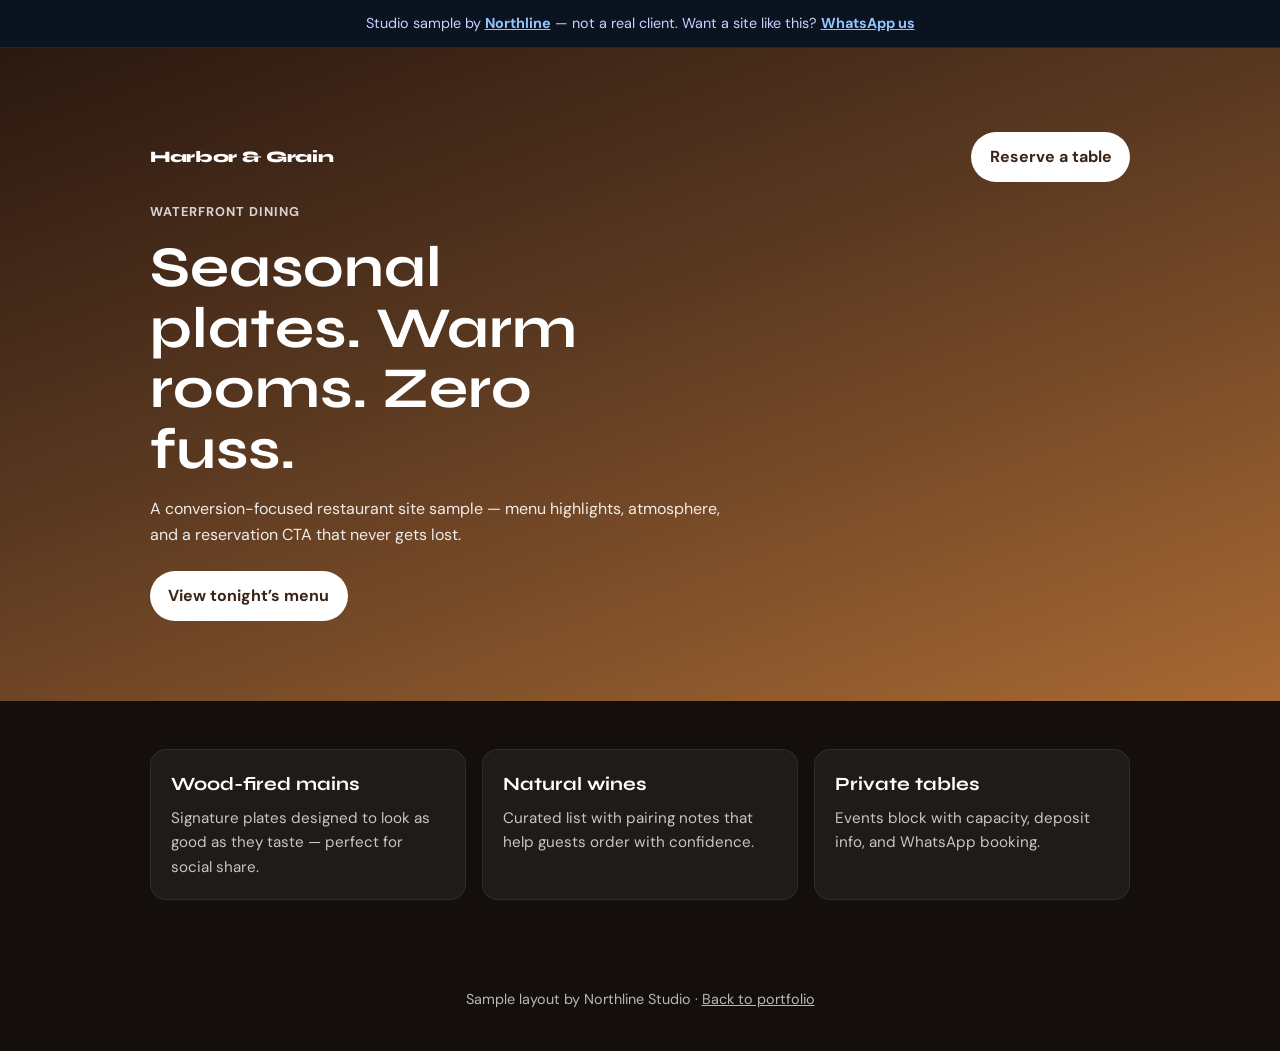
<file: samples/bistro.html>
<!DOCTYPE html>
<html lang="en">
<head>
  <meta charset="UTF-8" />
  <meta name="viewport" content="width=device-width, initial-scale=1" />
  <title>Harbor & Grain Bistro · Northline Studio Sample</title>
  <meta name="robots" content="noindex" />
  <link rel="preconnect" href="https://fonts.googleapis.com" />
  <link href="https://fonts.googleapis.com/css2?family=DM+Sans:wght@400;500;600;700&family=Syne:wght@700;800&display=swap" rel="stylesheet" />
  <style>
    :root { --font: "DM Sans", system-ui, sans-serif; --display: "Syne", system-ui, sans-serif; }
    * { box-sizing: border-box; margin: 0; padding: 0; }
    body { font-family: var(--font); color: #fff; line-height: 1.6; min-height: 100vh; }
    a { color: inherit; text-decoration: none; }
    .banner { background: #0b1220; color: #c7d2fe; text-align: center; padding: .75rem 1rem; font-size: .9rem; border-bottom: 1px solid rgba(255,255,255,.08); }
    .banner a { color: #93c5fd; font-weight: 700; text-decoration: underline; }
    .wrap { width: min(100% - 2rem, 980px); margin: 0 auto; }
    nav { display: flex; justify-content: space-between; align-items: center; padding: 1.25rem 0; }
    .brand { font-family: var(--display); font-weight: 800; letter-spacing: -.02em; }
    .btn { display: inline-flex; align-items: center; gap: .4rem; padding: .75rem 1.15rem; border-radius: 999px; font-weight: 700; border: none; cursor: pointer; }
    
    body { background: #140f0c; }
    .hero { background: linear-gradient(160deg, #2a1810 0%, #5c3a21 45%, #c47a3a 120%); padding: 4rem 0 5rem; }
    h1 { font-family: var(--display); font-size: clamp(2.4rem, 6vw, 3.6rem); line-height: 1.05; max-width: 12ch; margin: 1rem 0; }
    .lead { max-width: 36rem; opacity: .9; margin-bottom: 1.5rem; }
    .btn-main { background: #fff; color: #3a2416; }
    .grid { display: grid; grid-template-columns: repeat(3, 1fr); gap: 1rem; padding: 3rem 0; }
    .card { background: rgba(255,255,255,.05); border: 1px solid rgba(255,255,255,.08); border-radius: 16px; padding: 1.25rem; }
    .card h3 { font-family: var(--display); margin-bottom: .4rem; }
    .card p { opacity: .75; font-size: .95rem; }
    @media(max-width:720px){ .grid { grid-template-columns: 1fr; } }
    
  </style>
</head>
<body>
  <div class="banner">Studio sample by <a href="../index.html">Northline</a> — not a real client. Want a site like this? <a href="https://wa.me/919483874076?text=Hi%20Northline%2C%20I%20liked%20the%20Harbor%20&%20Grain%20Bistro%20sample." target="_blank" rel="noopener">WhatsApp us</a></div>
  
    <header class="hero">
      <div class="wrap">
        <nav><div class="brand">Harbor &amp; Grain</div><a class="btn btn-main" href="https://wa.me/919483874076">Reserve a table</a></nav>
        <p style="opacity:.8;letter-spacing:.08em;text-transform:uppercase;font-size:.8rem;font-weight:700">Waterfront dining</p>
        <h1>Seasonal plates. Warm rooms. Zero fuss.</h1>
        <p class="lead">A conversion-focused restaurant site sample — menu highlights, atmosphere, and a reservation CTA that never gets lost.</p>
        <a class="btn btn-main" href="#menu">View tonight’s menu</a>
      </div>
    </header>
    
  
    <section class="wrap" id="menu">
      <div class="grid">
        <div class="card"><h3>Wood-fired mains</h3><p>Signature plates designed to look as good as they taste — perfect for social share.</p></div>
        <div class="card"><h3>Natural wines</h3><p>Curated list with pairing notes that help guests order with confidence.</p></div>
        <div class="card"><h3>Private tables</h3><p>Events block with capacity, deposit info, and WhatsApp booking.</p></div>
      </div>
    </section>
    
  <footer style="padding:2.5rem 0;text-align:center;opacity:.7;font-size:.9rem">
    <div class="wrap">Sample layout by Northline Studio · <a href="../index.html" style="text-decoration:underline">Back to portfolio</a></div>
  </footer>
</body>
</html>
</file>
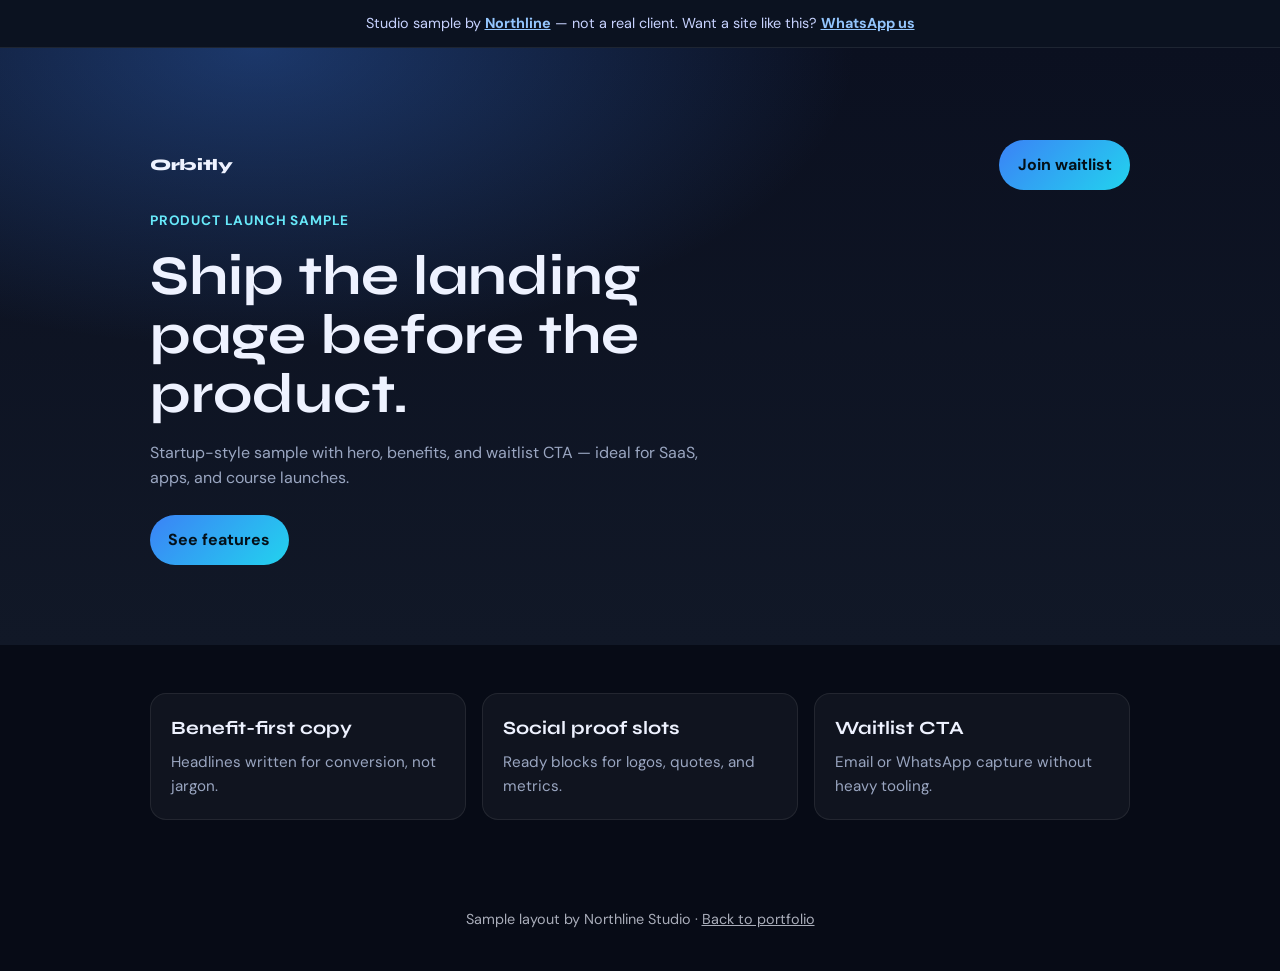
<file: samples/launch.html>
<!DOCTYPE html>
<html lang="en">
<head>
  <meta charset="UTF-8" />
  <meta name="viewport" content="width=device-width, initial-scale=1" />
  <title>Orbitly Launch · Northline Studio Sample</title>
  <meta name="robots" content="noindex" />
  <link rel="preconnect" href="https://fonts.googleapis.com" />
  <link href="https://fonts.googleapis.com/css2?family=DM+Sans:wght@400;500;600;700&family=Syne:wght@700;800&display=swap" rel="stylesheet" />
  <style>
    :root { --font: "DM Sans", system-ui, sans-serif; --display: "Syne", system-ui, sans-serif; }
    * { box-sizing: border-box; margin: 0; padding: 0; }
    body { font-family: var(--font); color: #fff; line-height: 1.6; min-height: 100vh; }
    a { color: inherit; text-decoration: none; }
    .banner { background: #0b1220; color: #c7d2fe; text-align: center; padding: .75rem 1rem; font-size: .9rem; border-bottom: 1px solid rgba(255,255,255,.08); }
    .banner a { color: #93c5fd; font-weight: 700; text-decoration: underline; }
    .wrap { width: min(100% - 2rem, 980px); margin: 0 auto; }
    nav { display: flex; justify-content: space-between; align-items: center; padding: 1.25rem 0; }
    .brand { font-family: var(--display); font-weight: 800; letter-spacing: -.02em; }
    .btn { display: inline-flex; align-items: center; gap: .4rem; padding: .75rem 1.15rem; border-radius: 999px; font-weight: 700; border: none; cursor: pointer; }
    
    body { background: #070b16; color: #eef2ff; }
    .hero { background: radial-gradient(600px 300px at 20% 0%, rgba(59,130,246,.35), transparent), linear-gradient(180deg, #0b1020, #111827); padding: 4.5rem 0 5rem; }
    h1 { font-family: var(--display); font-size: clamp(2.4rem, 6vw, 3.5rem); line-height: 1.05; max-width: 14ch; margin: 1rem 0; }
    .lead { max-width: 36rem; color: #9aa6c1; margin-bottom: 1.5rem; }
    .btn-main { background: linear-gradient(135deg, #3b82f6, #22d3ee); color: #041018; }
    .grid { display: grid; grid-template-columns: repeat(3, 1fr); gap: 1rem; padding: 3rem 0; }
    .card { background: rgba(255,255,255,.04); border: 1px solid rgba(255,255,255,.08); border-radius: 16px; padding: 1.25rem; }
    .card h3 { font-family: var(--display); margin-bottom: .4rem; }
    .card p { color: #9aa6c1; font-size: .95rem; }
    @media(max-width:720px){ .grid { grid-template-columns: 1fr; } }
    
  </style>
</head>
<body>
  <div class="banner">Studio sample by <a href="../index.html">Northline</a> — not a real client. Want a site like this? <a href="https://wa.me/919483874076?text=Hi%20Northline%2C%20I%20liked%20the%20Orbitly%20Launch%20sample." target="_blank" rel="noopener">WhatsApp us</a></div>
  
    <header class="hero">
      <div class="wrap">
        <nav><div class="brand">Orbitly</div><a class="btn btn-main" href="https://wa.me/919483874076">Join waitlist</a></nav>
        <p style="color:#67e8f9;font-weight:700;font-size:.85rem;letter-spacing:.06em;text-transform:uppercase">Product launch sample</p>
        <h1>Ship the landing page before the product.</h1>
        <p class="lead">Startup-style sample with hero, benefits, and waitlist CTA — ideal for SaaS, apps, and course launches.</p>
        <a class="btn btn-main" href="#features">See features</a>
      </div>
    </header>
    
  
    <section class="wrap" id="features">
      <div class="grid">
        <div class="card"><h3>Benefit-first copy</h3><p>Headlines written for conversion, not jargon.</p></div>
        <div class="card"><h3>Social proof slots</h3><p>Ready blocks for logos, quotes, and metrics.</p></div>
        <div class="card"><h3>Waitlist CTA</h3><p>Email or WhatsApp capture without heavy tooling.</p></div>
      </div>
    </section>
    
  <footer style="padding:2.5rem 0;text-align:center;opacity:.7;font-size:.9rem">
    <div class="wrap">Sample layout by Northline Studio · <a href="../index.html" style="text-decoration:underline">Back to portfolio</a></div>
  </footer>
</body>
</html>
</file>
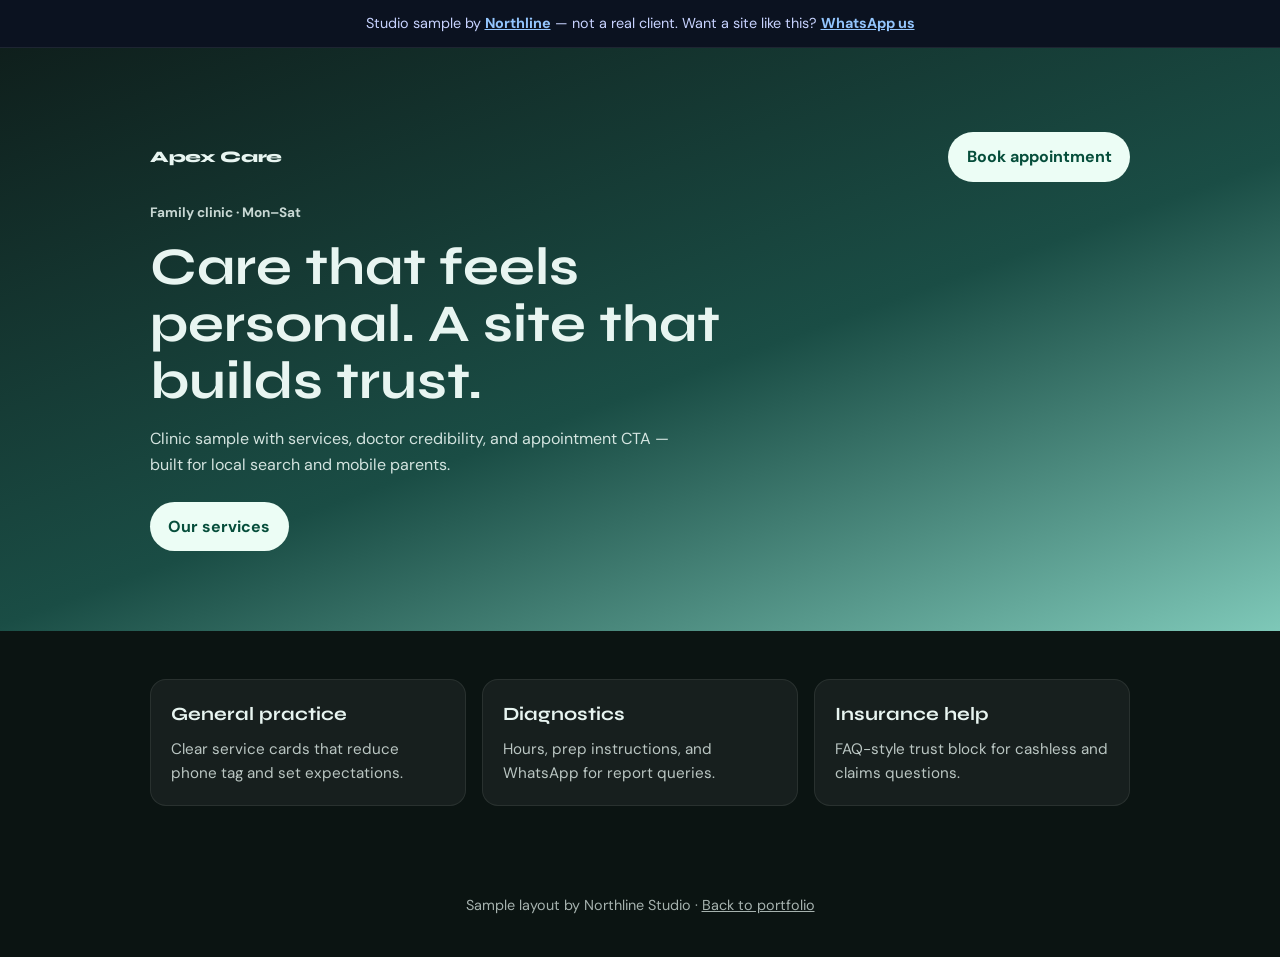
<file: samples/practice.html>
<!DOCTYPE html>
<html lang="en">
<head>
  <meta charset="UTF-8" />
  <meta name="viewport" content="width=device-width, initial-scale=1" />
  <title>Apex Care Clinic · Northline Studio Sample</title>
  <meta name="robots" content="noindex" />
  <link rel="preconnect" href="https://fonts.googleapis.com" />
  <link href="https://fonts.googleapis.com/css2?family=DM+Sans:wght@400;500;600;700&family=Syne:wght@700;800&display=swap" rel="stylesheet" />
  <style>
    :root { --font: "DM Sans", system-ui, sans-serif; --display: "Syne", system-ui, sans-serif; }
    * { box-sizing: border-box; margin: 0; padding: 0; }
    body { font-family: var(--font); color: #fff; line-height: 1.6; min-height: 100vh; }
    a { color: inherit; text-decoration: none; }
    .banner { background: #0b1220; color: #c7d2fe; text-align: center; padding: .75rem 1rem; font-size: .9rem; border-bottom: 1px solid rgba(255,255,255,.08); }
    .banner a { color: #93c5fd; font-weight: 700; text-decoration: underline; }
    .wrap { width: min(100% - 2rem, 980px); margin: 0 auto; }
    nav { display: flex; justify-content: space-between; align-items: center; padding: 1.25rem 0; }
    .brand { font-family: var(--display); font-weight: 800; letter-spacing: -.02em; }
    .btn { display: inline-flex; align-items: center; gap: .4rem; padding: .75rem 1.15rem; border-radius: 999px; font-weight: 700; border: none; cursor: pointer; }
    
    body { background: #0b1412; color: #e8f5f1; }
    .hero { background: linear-gradient(160deg, #0f1f1c, #1a4d45 55%, #7ec8b8); padding: 4rem 0 5rem; }
    h1 { font-family: var(--display); font-size: clamp(2.3rem, 5vw, 3.3rem); line-height: 1.08; max-width: 16ch; margin: 1rem 0; }
    .lead { max-width: 34rem; opacity: .9; margin-bottom: 1.5rem; }
    .btn-main { background: #ecfdf5; color: #064e3b; }
    .grid { display: grid; grid-template-columns: repeat(3, 1fr); gap: 1rem; padding: 3rem 0; }
    .card { background: rgba(255,255,255,.05); border: 1px solid rgba(255,255,255,.08); border-radius: 16px; padding: 1.25rem; }
    .card h3 { font-family: var(--display); margin-bottom: .4rem; }
    .card p { opacity: .78; font-size: .95rem; }
    @media(max-width:720px){ .grid { grid-template-columns: 1fr; } }
    
  </style>
</head>
<body>
  <div class="banner">Studio sample by <a href="../index.html">Northline</a> — not a real client. Want a site like this? <a href="https://wa.me/919483874076?text=Hi%20Northline%2C%20I%20liked%20the%20Apex%20Care%20Clinic%20sample." target="_blank" rel="noopener">WhatsApp us</a></div>
  
    <header class="hero">
      <div class="wrap">
        <nav><div class="brand">Apex Care</div><a class="btn btn-main" href="https://wa.me/919483874076">Book appointment</a></nav>
        <p style="opacity:.85;font-weight:700;font-size:.85rem">Family clinic · Mon–Sat</p>
        <h1>Care that feels personal. A site that builds trust.</h1>
        <p class="lead">Clinic sample with services, doctor credibility, and appointment CTA — built for local search and mobile parents.</p>
        <a class="btn btn-main" href="#services">Our services</a>
      </div>
    </header>
    
  
    <section class="wrap" id="services">
      <div class="grid">
        <div class="card"><h3>General practice</h3><p>Clear service cards that reduce phone tag and set expectations.</p></div>
        <div class="card"><h3>Diagnostics</h3><p>Hours, prep instructions, and WhatsApp for report queries.</p></div>
        <div class="card"><h3>Insurance help</h3><p>FAQ-style trust block for cashless and claims questions.</p></div>
      </div>
    </section>
    
  <footer style="padding:2.5rem 0;text-align:center;opacity:.7;font-size:.9rem">
    <div class="wrap">Sample layout by Northline Studio · <a href="../index.html" style="text-decoration:underline">Back to portfolio</a></div>
  </footer>
</body>
</html>
</file>
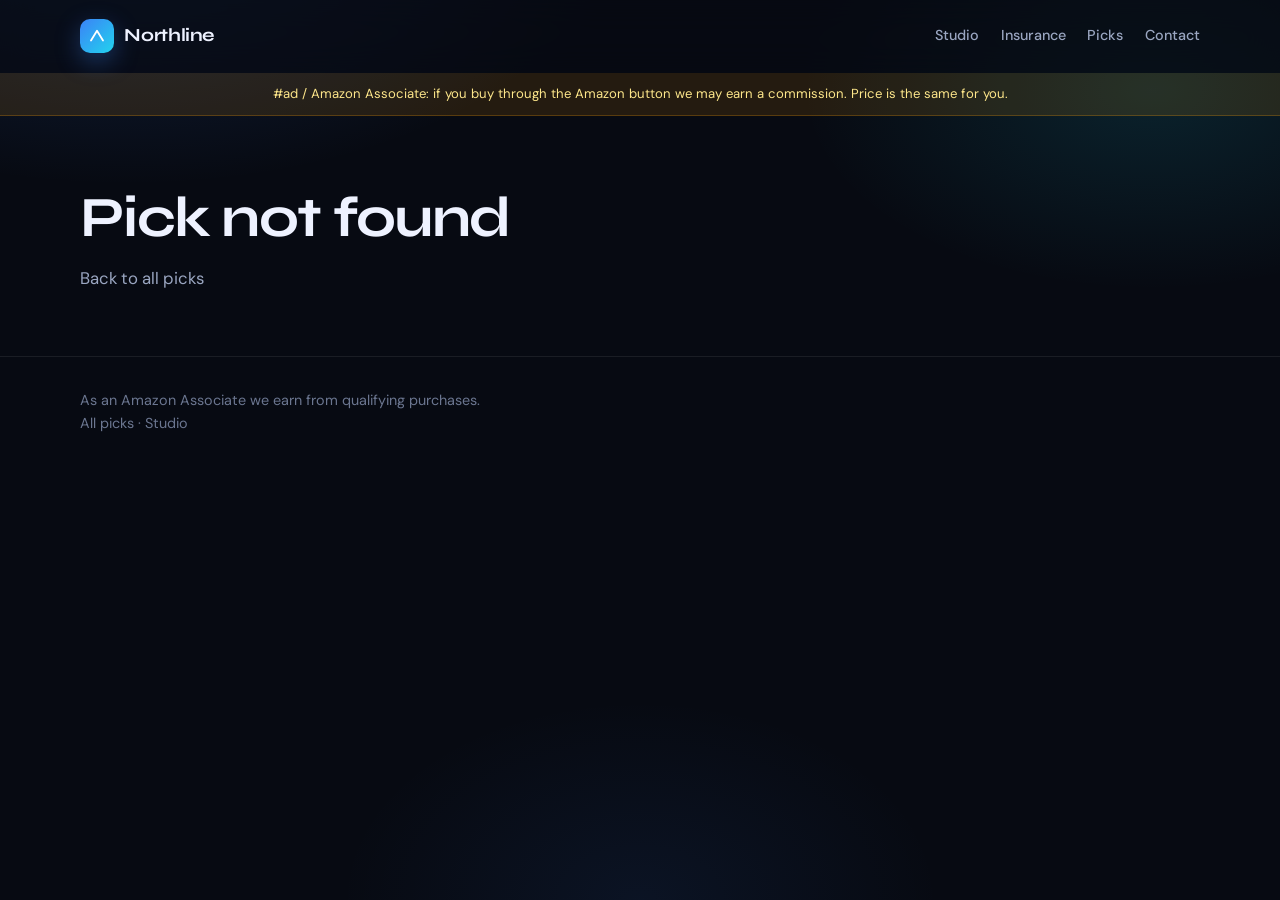
<file: shop/item.html>
<!DOCTYPE html>
<html lang="en">
<head>
  <meta charset="UTF-8" />
  <meta name="viewport" content="width=device-width, initial-scale=1" />
  <title>Northline Pick</title>
  <meta name="description" content="Northline product pick. Affiliate links to Amazon, Flipkart, Myntra, or ClickBank." />
  <meta name="robots" content="index, follow" />
  <meta property="og:title" content="Northline Pick" />
  <meta property="og:type" content="website" />
  <meta name="theme-color" content="#070a12" />
  <link rel="preconnect" href="https://fonts.googleapis.com" />
  <link rel="preconnect" href="https://fonts.gstatic.com" crossorigin />
  <link href="https://fonts.googleapis.com/css2?family=DM+Sans:ital,opsz,wght@0,9..40,400;0,9..40,500;0,9..40,600;0,9..40,700;1,9..40,400&family=Syne:wght@600;700;800&display=swap" rel="stylesheet" />
  <link rel="stylesheet" href="https://cdnjs.cloudflare.com/ajax/libs/font-awesome/6.5.2/css/all.min.css" />
  <link rel="stylesheet" href="../styles.css" />
  <link rel="icon" href="data:image/svg+xml,%3Csvg xmlns='http://www.w3.org/2000/svg' viewBox='0 0 32 32'%3E%3Crect width='32' height='32' rx='8' fill='%233b82f6'/%3E%3Cpath d='M8 22 L16 8 L24 22' stroke='white' stroke-width='3' fill='none' stroke-linecap='round' stroke-linejoin='round'/%3E%3C/svg%3E" />
</head>
<body>
  <div class="bg-glow" aria-hidden="true"></div>

  <header class="nav" id="nav">
    <div class="container nav-inner">
      <a href="../index.html" class="logo" aria-label="Northline home">
        <span class="logo-mark" aria-hidden="true">
          <svg viewBox="0 0 24 24" fill="none" stroke="#fff" stroke-width="2.4" stroke-linecap="round" stroke-linejoin="round"><path d="M4 18 L12 5 L20 18"/></svg>
        </span>
        Northline
      </a>
      <nav class="nav-links" aria-label="Primary">
        <a href="../index.html">Studio</a>
        <a href="../insurance/">Insurance</a>
        <a href="./">Picks</a>
        <a href="../index.html#contact">Contact</a>
      </nav>
      <button class="menu-btn" id="menuBtn" aria-label="Open menu"><i class="fas fa-bars"></i></button>
    </div>
  </header>

  <div class="mobile-nav" id="mobileNav">
    <a href="../index.html" data-close>Studio</a>
    <a href="../insurance/" data-close>Insurance</a>
    <a href="./" data-close>Picks</a>
    <a href="../index.html#contact" data-close>Contact</a>
  </div>

  <div class="affiliate-bar">
    #ad / Amazon Associate: if you buy through the Amazon button we may earn a commission. Price is the same for you.
  </div>

  <main>
    <section class="hero shop-hero">
      <div class="container shop-product" id="productRoot"></div>
    </section>
  </main>

  <footer class="footer">
    <div class="container footer-inner">
      <div>
        As an Amazon Associate we earn from qualifying purchases.<br />
        <a href="./">All picks</a> · <a href="../index.html">Studio</a>
      </div>
    </div>
  </footer>

  <script src="../script.js"></script>
  <script src="products.js"></script>
  <script src="shop.js"></script>
</body>
</html>
</file>
<file: styles.css>
/* Northline Studio */
:root {
  --bg: #070a12; --bg-2: #0c1220; --bg-3: #121a2b;
  --card: rgba(255,255,255,.04); --card-border: rgba(255,255,255,.08);
  --text: #eef2ff; --muted: #9aa6c1; --faint: #6b7690;
  --accent: #3b82f6; --accent-2: #22d3ee; --accent-soft: rgba(59,130,246,.15);
  --green: #34d399; --orange: #f59e0b; --wa: #128c7e;
  --radius: 18px; --radius-sm: 12px; --shadow: 0 24px 60px rgba(0,0,0,.45);
  --max: 1120px;
  --font: "DM Sans", system-ui, -apple-system, sans-serif;
  --display: "Syne", "DM Sans", system-ui, sans-serif;
}
*,*::before,*::after{box-sizing:border-box;margin:0;padding:0}
html{scroll-behavior:smooth}
body{font-family:var(--font);background:var(--bg);color:var(--text);line-height:1.6;overflow-x:hidden;-webkit-font-smoothing:antialiased}
img{max-width:100%;display:block}a{color:inherit;text-decoration:none}
button,input,textarea,select{font:inherit}ul{list-style:none}
.container{width:min(100% - 2rem,var(--max));margin-inline:auto}
.bg-glow{position:fixed;inset:0;pointer-events:none;z-index:-1;background:radial-gradient(900px 500px at 10% -10%,rgba(59,130,246,.22),transparent 55%),radial-gradient(700px 400px at 90% 10%,rgba(34,211,238,.12),transparent 50%),radial-gradient(600px 400px at 50% 100%,rgba(59,130,246,.08),transparent 50%),var(--bg)}
.nav{position:sticky;top:0;z-index:50;backdrop-filter:blur(16px);background:rgba(7,10,18,.72);border-bottom:1px solid transparent;transition:border-color .2s,background .2s}
.nav.scrolled{border-bottom-color:var(--card-border);background:rgba(7,10,18,.9)}
.nav-inner{display:flex;align-items:center;justify-content:space-between;height:72px;gap:1rem}
.logo{display:flex;align-items:center;gap:.65rem;font-family:var(--display);font-weight:700;font-size:1.15rem;letter-spacing:-.02em}
.logo-mark{width:34px;height:34px;border-radius:10px;background:linear-gradient(135deg,var(--accent),var(--accent-2));display:grid;place-items:center;box-shadow:0 8px 24px rgba(59,130,246,.35)}
.logo-mark svg{width:18px;height:18px}
.nav-links{display:flex;align-items:center;gap:1.35rem}
.nav-links a{font-size:.9rem;color:var(--muted);font-weight:500;transition:color .15s}
.nav-links a:hover{color:var(--text)}
.menu-btn{display:none;background:none;border:1px solid var(--card-border);color:var(--text);width:42px;height:42px;border-radius:10px;cursor:pointer}
.btn{display:inline-flex;align-items:center;justify-content:center;gap:.5rem;padding:.85rem 1.25rem;border-radius:999px;font-weight:600;font-size:.95rem;border:1px solid transparent;cursor:pointer;transition:transform .15s,box-shadow .15s,background .15s,border-color .15s;white-space:nowrap}
.btn:hover{transform:translateY(-1px)}
.btn-primary{background:linear-gradient(135deg,#3b82f6,#2563eb);color:#fff;box-shadow:0 10px 30px rgba(37,99,235,.35)}
.btn-primary:hover{box-shadow:0 14px 36px rgba(37,99,235,.45)}
.btn-ghost{background:rgba(255,255,255,.04);border-color:var(--card-border);color:var(--text)}
.btn-ghost:hover{border-color:rgba(255,255,255,.18);background:rgba(255,255,255,.07)}
.btn-whatsapp{background:var(--wa);color:#fff;box-shadow:0 10px 28px rgba(18,140,126,.3)}
.btn-whatsapp:hover{background:#0f7a6e}
.btn-lg{padding:1rem 1.5rem;font-size:1rem}
.btn-sm{padding:.55rem .9rem;font-size:.85rem}
.btn-block{width:100%}
.hero{padding:4.5rem 0 3.5rem}
.hero-grid{display:grid;grid-template-columns:1.15fr .85fr;gap:3rem;align-items:center}
.doors{display:grid;grid-template-columns:repeat(3,1fr);gap:1rem;margin-top:2.25rem}
.door{background:var(--card);border:1px solid var(--card-border);border-radius:var(--radius);padding:1.45rem 1.4rem 1.35rem;display:flex;flex-direction:column;gap:.55rem;transition:border-color .2s,transform .2s,box-shadow .2s}
.door:hover{border-color:rgba(59,130,246,.45);transform:translateY(-3px);box-shadow:0 18px 40px rgba(0,0,0,.28)}
.door h2{font-family:var(--display);font-size:1.35rem;letter-spacing:-.02em}
.door p{color:var(--muted);font-size:.95rem;flex:1}
.door-go{font-size:.88rem;font-weight:700;color:#93c5fd;margin-top:.35rem}
.door-cover{border-color:rgba(52,211,153,.35);background:linear-gradient(180deg,rgba(52,211,153,.1),rgba(255,255,255,.03))}
.door-cover:hover{border-color:rgba(52,211,153,.55)}
.cover-strip{padding:0 0 4rem}
.cover-strip-inner{display:flex;flex-wrap:wrap;align-items:center;justify-content:space-between;gap:1rem 1.5rem;background:rgba(52,211,153,.07);border:1px solid rgba(52,211,153,.22);border-radius:var(--radius);padding:1.1rem 1.25rem}
.cover-strip-inner>p{color:var(--muted);flex:1;min-width:14rem;margin:0}
.cover-strip-actions{display:flex;flex-wrap:wrap;gap:.5rem}
.samples-fold{margin-top:1.5rem;background:var(--card);border:1px solid var(--card-border);border-radius:var(--radius);padding:1rem 1.2rem}
.samples-fold summary{cursor:pointer;font-weight:600;color:var(--muted);list-style:none}
.samples-fold summary::-webkit-details-marker{display:none}
.samples-fold summary::after{content:" +";color:var(--accent-2)}
.samples-fold[open] summary::after{content:" −"}
.samples-fold[open] summary{margin-bottom:1rem}
.samples-grid{grid-template-columns:repeat(3,1fr)}
.legal{max-width:720px}
.legal h2{font-family:var(--display);font-size:1.25rem;margin:1.75rem 0 .6rem}
.legal p,.legal li{color:var(--muted)}
.legal ul{padding-left:1.2rem;list-style:disc;margin:.4rem 0 1rem}
.legal li{margin:.3rem 0}
.legal strong{color:var(--text)}
.cover-page{--bg:#0a1018;--bg-2:#101820;--accent:#3d8b6e;--accent-2:#7dcea0}
.cover-page .bg-glow{background:radial-gradient(800px 420px at 8% -8%,rgba(61,139,110,.2),transparent 55%),radial-gradient(600px 360px at 90% 8%,rgba(125,206,160,.08),transparent 50%),var(--bg)}
.cover-hero{padding-bottom:2rem}
.cover-hero-grid{display:grid;grid-template-columns:1.05fr .95fr;gap:2rem;align-items:start}
.cover-form{position:relative}
.cover-form h2{font-family:var(--display);font-size:1.35rem;margin-bottom:.35rem}
.form-lead{color:var(--muted);font-size:.92rem;margin-bottom:1rem}
.irdai-lg{display:inline-block;padding:1rem 1.15rem}
.irdai-lg .irdai-verify{display:block;margin-top:.55rem}
.brand-cloud-flat{margin-top:.25rem}
.eyebrow{display:inline-flex;align-items:center;gap:.5rem;font-size:.82rem;font-weight:600;letter-spacing:.06em;text-transform:uppercase;color:var(--accent-2);background:rgba(34,211,238,.08);border:1px solid rgba(34,211,238,.2);padding:.4rem .75rem;border-radius:999px;margin-bottom:1.25rem}
.eyebrow .dot{width:7px;height:7px;border-radius:50%;background:var(--green);box-shadow:0 0 0 4px rgba(52,211,153,.15);animation:pulse 2s infinite}
@keyframes pulse{0%,100%{box-shadow:0 0 0 0 rgba(52,211,153,.35)}50%{box-shadow:0 0 0 6px rgba(52,211,153,0)}}
.hero h1{font-family:var(--display);font-size:clamp(2.35rem,5vw,3.55rem);line-height:1.05;letter-spacing:-.03em;font-weight:700;margin-bottom:1.1rem}
.hero h1 .grad{background:linear-gradient(120deg,#fff 15%,var(--accent-2) 50%,var(--accent) 100%);-webkit-background-clip:text;background-clip:text;color:transparent}
.hero-lead{font-size:1.1rem;color:var(--muted);max-width:36rem;margin-bottom:1.75rem}
.hero-actions{display:flex;flex-wrap:wrap;gap:.75rem;margin-bottom:2rem}
.hero-meta{display:flex;flex-wrap:wrap;gap:1.75rem;color:var(--faint);font-size:.88rem}
.hero-meta strong{display:block;color:var(--text);font-size:1.2rem;font-family:var(--display)}
.mock{background:linear-gradient(180deg,#151d30,#0d1320);border:1px solid var(--card-border);border-radius:16px;overflow:hidden;box-shadow:var(--shadow);transform:perspective(1200px) rotateY(-6deg) rotateX(3deg);transition:transform .35s ease}
.mock:hover{transform:perspective(1200px) rotateY(-2deg) rotateX(1deg)}
.mock-bar{display:flex;align-items:center;gap:.4rem;padding:.7rem .9rem;background:rgba(0,0,0,.35);border-bottom:1px solid var(--card-border)}
.mock-dot{width:9px;height:9px;border-radius:50%}
.mock-dot.r{background:#ff5f57}.mock-dot.y{background:#febc2e}.mock-dot.g{background:#28c840}
.mock-url{margin-left:.5rem;flex:1;font-size:.72rem;color:var(--faint);background:rgba(255,255,255,.04);border-radius:6px;padding:.25rem .55rem;white-space:nowrap;overflow:hidden;text-overflow:ellipsis}
.mock-body{min-height:280px;padding:1.1rem;position:relative}
.mock-site{border-radius:10px;overflow:hidden;height:100%;min-height:260px;background:linear-gradient(160deg,#0b3d91,#1a6bb5 45%,#f0a04b);display:grid;grid-template-rows:auto 1fr}
.mock-site-nav{display:flex;justify-content:space-between;align-items:center;padding:.7rem .9rem;background:rgba(0,0,0,.18);font-size:.7rem;font-weight:700}
.mock-site-body{padding:1.2rem .9rem;display:grid;gap:.55rem;align-content:end}
.mock-pill{height:8px;border-radius:4px;background:rgba(255,255,255,.55)}
.mock-pill.w60{width:60%}.mock-pill.w40{width:40%;background:rgba(255,255,255,.3)}.mock-pill.w80{width:80%}
.mock-cta{margin-top:.4rem;width:88px;height:22px;border-radius:999px;background:#fff;opacity:.9}
.mock-badge{position:absolute;right:-8px;bottom:-8px;background:var(--bg-2);border:1px solid var(--card-border);border-radius:14px;padding:.85rem 1rem;box-shadow:var(--shadow);font-size:.82rem;max-width:180px}
.mock-badge strong{display:block;font-family:var(--display);font-size:1.05rem;margin-bottom:.15rem}
.mock-badge span{color:var(--muted);font-size:.78rem}
.proof{padding:1.25rem 0 0}
.proof-inner{display:grid;grid-template-columns:repeat(4,1fr);gap:1rem;background:var(--card);border:1px solid var(--card-border);border-radius:var(--radius);padding:1.25rem}
.proof-item strong{display:block;font-family:var(--display);font-size:1.15rem;margin-bottom:.2rem}
.proof-item span{color:var(--muted);font-size:.88rem}
section{padding:5rem 0}
.section-head{max-width:42rem;margin-bottom:2.5rem}
.section-tag{font-size:.78rem;font-weight:700;letter-spacing:.08em;text-transform:uppercase;color:var(--accent-2);margin-bottom:.6rem}
.section-head h2{font-family:var(--display);font-size:clamp(1.8rem,3.5vw,2.5rem);letter-spacing:-.02em;line-height:1.15;margin-bottom:.7rem}
.section-head p{color:var(--muted);font-size:1.05rem}
.work-grid{display:grid;grid-template-columns:repeat(2,1fr);gap:1.25rem}
.work-card{background:var(--card);border:1px solid var(--card-border);border-radius:var(--radius);overflow:hidden;transition:border-color .2s,transform .2s,box-shadow .2s;display:flex;flex-direction:column}
.work-card:hover{border-color:rgba(59,130,246,.35);transform:translateY(-3px);box-shadow:0 20px 40px rgba(0,0,0,.3)}
.work-card.featured{grid-column:1/-1;display:grid;grid-template-columns:1.1fr .9fr}
.work-visual{min-height:220px;position:relative;overflow:hidden;background:var(--bg-3)}
.work-card.featured .work-visual{min-height:100%}
.work-visual .scene{position:absolute;inset:0;display:grid;place-items:center;padding:1.5rem}
.work-body{padding:1.4rem 1.5rem 1.5rem;display:flex;flex-direction:column;gap:.65rem;flex:1}
.work-tags{display:flex;flex-wrap:wrap;gap:.4rem}
.tag{font-size:.72rem;font-weight:600;letter-spacing:.03em;padding:.28rem .55rem;border-radius:999px;background:var(--accent-soft);color:#93c5fd;border:1px solid rgba(59,130,246,.2)}
.tag.sample{background:rgba(245,158,11,.12);color:#fcd34d;border-color:rgba(245,158,11,.25)}
.tag.live{background:rgba(52,211,153,.12);color:#6ee7b7;border-color:rgba(52,211,153,.25)}
.tag.social{background:rgba(236,72,153,.12);color:#f9a8d4;border-color:rgba(236,72,153,.25)}
.work-body h3{font-family:var(--display);font-size:1.25rem;letter-spacing:-.01em}
.work-body p{color:var(--muted);font-size:.95rem;flex:1}
.work-links{display:flex;flex-wrap:wrap;gap:.6rem;margin-top:.4rem}
.work-links a{font-size:.88rem;font-weight:600;color:#93c5fd;display:inline-flex;align-items:center;gap:.35rem}
.work-links a:hover{color:#fff}
.scene-cya{background:radial-gradient(circle at 20% 20%,rgba(255,255,255,.15),transparent 40%),linear-gradient(145deg,#0b3d91,#1a6bb5 50%,#e8a23a)}
.scene-jam{background:radial-gradient(circle at 80% 20%,rgba(255,80,120,.35),transparent 40%),linear-gradient(160deg,#1a0b2e,#4a1d6a 55%,#ff6b6b)}
.scene-astral{background:radial-gradient(circle at 18% 20%,rgba(255,252,247,.22),transparent 42%),linear-gradient(155deg,#1c2430,#6d2748 58%,#d7e6f0)}
.scene-bistro{background:linear-gradient(160deg,#1c1410,#5c3a21 50%,#c47a3a)}
.scene-practice{background:linear-gradient(160deg,#0f1f1c,#1a4d45 50%,#7ec8b8)}
.scene-launch{background:linear-gradient(160deg,#0b1020,#1e3a8a 45%,#67e8f9)}
.scene-frame{width:min(100%,340px);border-radius:12px;overflow:hidden;border:1px solid rgba(255,255,255,.18);background:rgba(0,0,0,.25);box-shadow:0 20px 40px rgba(0,0,0,.35)}
.scene-frame .bar{display:flex;gap:5px;padding:.45rem .6rem;background:rgba(0,0,0,.3)}
.scene-frame .bar i{width:7px;height:7px;border-radius:50%;background:rgba(255,255,255,.35)}
.scene-frame .pane{padding:.9rem;color:#fff}
.scene-frame .pane .brand{font-weight:800;font-size:.85rem;margin-bottom:.55rem;opacity:.95}
.scene-frame .pane .line{height:7px;border-radius:4px;background:rgba(255,255,255,.5);margin-bottom:.35rem}
.scene-frame .pane .line.s{width:55%;background:rgba(255,255,255,.28)}
.scene-frame .pane .btn-fake{margin-top:.55rem;width:72px;height:20px;border-radius:999px;background:#fff}
.social-panel{display:grid;grid-template-columns:1fr 1.1fr;gap:1.5rem;background:linear-gradient(145deg,rgba(236,72,153,.1),rgba(59,130,246,.08));border:1px solid var(--card-border);border-radius:calc(var(--radius) + 4px);padding:1.75rem}
.social-copy h3{font-family:var(--display);font-size:1.6rem;letter-spacing:-.02em;margin-bottom:.65rem}
.social-copy p{color:var(--muted);margin-bottom:1.1rem}
.social-stats{display:flex;flex-wrap:wrap;gap:.65rem;margin-bottom:1.25rem}
.stat-chip{background:rgba(0,0,0,.28);border:1px solid var(--card-border);border-radius:999px;padding:.45rem .85rem;font-size:.88rem;font-weight:600}
.stat-chip em{font-style:normal;color:var(--accent-2)}
.channel-grid{display:grid;gap:.75rem}
.channel-card{display:flex;align-items:center;justify-content:space-between;gap:1rem;background:rgba(7,10,18,.55);border:1px solid var(--card-border);border-radius:var(--radius-sm);padding:1rem 1.1rem;transition:border-color .15s,transform .15s}
.channel-card:hover{border-color:rgba(236,72,153,.4);transform:translateY(-1px)}
.channel-left{display:flex;align-items:center;gap:.85rem}
.channel-ico{width:42px;height:42px;border-radius:12px;display:grid;place-items:center;font-size:1.15rem;background:rgba(255,255,255,.06)}
.channel-left strong{display:block;font-size:.98rem}
.channel-left span{color:var(--muted);font-size:.82rem}
.services-grid{display:grid;grid-template-columns:repeat(3,1fr);gap:1rem}
.service-card{background:var(--card);border:1px solid var(--card-border);border-radius:var(--radius);padding:1.4rem;transition:border-color .2s,transform .2s}
.service-card:hover{border-color:rgba(59,130,246,.35);transform:translateY(-2px)}
.service-icon{width:44px;height:44px;border-radius:12px;display:grid;place-items:center;margin-bottom:1rem;background:var(--accent-soft);color:#93c5fd;font-size:1.15rem}
.service-card h3{font-family:var(--display);font-size:1.05rem;margin-bottom:.45rem}
.service-card p{color:var(--muted);font-size:.9rem}
a.service-card{color:inherit;display:block}
.insure-grid{display:grid;grid-template-columns:repeat(3,1fr);gap:1rem}
.insure-card{background:var(--card);border:1px solid var(--card-border);border-radius:var(--radius);padding:1.4rem;display:flex;flex-direction:column;gap:.75rem;transition:border-color .2s,transform .2s}
.insure-card:hover{border-color:rgba(52,211,153,.4);transform:translateY(-2px)}
.insure-card h3{font-family:var(--display);font-size:1.15rem}
.insure-card p{color:var(--muted);font-size:.92rem;flex:1}
.insure-card .btn{align-self:flex-start}
.insure-cta{display:flex;flex-wrap:wrap;gap:.75rem;justify-content:center;margin-top:1.5rem}
.insure-note{font-size:.82rem;color:var(--faint);max-width:42rem;margin:1.25rem auto 0;text-align:center}
.insure-steps{display:grid;grid-template-columns:repeat(3,1fr);gap:1rem;margin-top:.5rem;counter-reset:step}
.insure-faq-wrap{margin-top:3rem}
.irdai-row{display:flex;flex-wrap:wrap;align-items:center;gap:.85rem 1.25rem;margin:0 0 1.5rem}
.irdai-badge{background:rgba(52,211,153,.1);border:1px solid rgba(52,211,153,.28);border-radius:14px;padding:.7rem 1rem}
.irdai-badge span{display:block;font-size:.72rem;font-weight:700;letter-spacing:.06em;text-transform:uppercase;color:#6ee7b7;margin-bottom:.15rem}
.irdai-badge strong{font-family:var(--display);font-size:1.15rem;letter-spacing:.04em}
.irdai-verify{font-size:.88rem;font-weight:600;color:#93c5fd}
.irdai-verify:hover{color:#fff}
.brand-groups{display:grid;gap:1.25rem}
.brand-group{background:var(--card);border:1px solid var(--card-border);border-radius:var(--radius);padding:1.25rem 1.35rem}
.brand-group h3{font-family:var(--display);font-size:1rem;margin-bottom:.75rem}
.brand-cloud{display:flex;flex-wrap:wrap;gap:.45rem}
.brand-cloud span{font-size:.82rem;font-weight:600;color:var(--text);background:rgba(255,255,255,.05);border:1px solid var(--card-border);border-radius:999px;padding:.35rem .7rem}
.process{display:grid;grid-template-columns:repeat(4,1fr);gap:1rem;counter-reset:step}
.process-step{background:var(--card);border:1px solid var(--card-border);border-radius:var(--radius);padding:1.4rem}
.process-step::before{counter-increment:step;content:"0" counter(step);font-family:var(--display);font-weight:700;font-size:1.4rem;color:var(--accent);display:block;margin-bottom:.7rem;opacity:.9}
.process-step h3{font-family:var(--display);font-size:1.05rem;margin-bottom:.4rem}
.process-step p{color:var(--muted);font-size:.9rem}
.packages{display:grid;grid-template-columns:repeat(2,1fr);gap:1.1rem}
@media(min-width:900px){.packages{grid-template-columns:repeat(4,1fr)}}
.package{background:var(--card);border:1px solid var(--card-border);border-radius:var(--radius);padding:1.4rem;display:flex;flex-direction:column;position:relative}
.package.popular{border-color:rgba(59,130,246,.55);background:linear-gradient(180deg,rgba(59,130,246,.14),rgba(255,255,255,.03));box-shadow:0 20px 50px rgba(37,99,235,.15)}
.package .badge-pop{position:absolute;top:-11px;left:50%;transform:translateX(-50%);background:linear-gradient(135deg,var(--accent),#2563eb);color:#fff;font-size:.68rem;font-weight:700;letter-spacing:.04em;text-transform:uppercase;padding:.3rem .65rem;border-radius:999px;white-space:nowrap}
.package h3{font-family:var(--display);font-size:1.1rem;margin-bottom:.3rem}
.package .price{font-family:var(--display);font-size:1.35rem;font-weight:700;margin:.45rem 0 .25rem}
.package .price span{font-size:.82rem;color:var(--muted);font-weight:500;font-family:var(--font)}
.package .blurb{color:var(--muted);font-size:.86rem;margin-bottom:.9rem}
.package ul{display:grid;gap:.5rem;margin-bottom:1.2rem;flex:1}
.package li{font-size:.86rem;color:var(--text);display:flex;gap:.45rem;align-items:flex-start}
.package li::before{content:"✓";color:var(--green);font-weight:700;flex-shrink:0}
.faq{display:grid;gap:.75rem;max-width:760px}
.faq details{background:var(--card);border:1px solid var(--card-border);border-radius:var(--radius-sm);padding:1rem 1.15rem}
.faq summary{cursor:pointer;font-weight:600;list-style:none;display:flex;justify-content:space-between;align-items:center;gap:1rem}
.faq summary::-webkit-details-marker{display:none}
.faq summary::after{content:"+";color:var(--accent-2);font-size:1.2rem;font-weight:500}
.faq details[open] summary::after{content:"−"}
.faq details p{color:var(--muted);margin-top:.7rem;font-size:.95rem}
.contact-wrap{display:grid;grid-template-columns:1fr 1.05fr;gap:1.5rem;background:linear-gradient(145deg,rgba(59,130,246,.12),rgba(255,255,255,.03));border:1px solid var(--card-border);border-radius:calc(var(--radius) + 4px);padding:1.75rem;overflow:hidden}
.contact-copy h2{font-family:var(--display);font-size:clamp(1.7rem,3vw,2.2rem);letter-spacing:-.02em;margin-bottom:.7rem}
.contact-copy p{color:var(--muted);margin-bottom:1.25rem}
.contact-actions{display:flex;flex-wrap:wrap;gap:.7rem;margin-bottom:1.5rem}
.contact-points{display:grid;gap:.7rem}
.contact-points li{display:flex;gap:.65rem;align-items:flex-start;color:var(--muted);font-size:.92rem}
.contact-points .ico{width:28px;height:28px;border-radius:8px;flex-shrink:0;background:var(--accent-soft);color:#93c5fd;display:grid;place-items:center;font-size:.85rem}
.contact-form{background:rgba(7,10,18,.55);border:1px solid var(--card-border);border-radius:var(--radius);padding:1.35rem}
.contact-form h3{font-family:var(--display);font-size:1.15rem;margin-bottom:1rem}
.field{margin-bottom:.85rem}
.field label{display:block;font-size:.8rem;font-weight:600;color:var(--muted);margin-bottom:.35rem}
.field input,.field select,.field textarea{width:100%;background:rgba(255,255,255,.04);border:1px solid var(--card-border);border-radius:10px;color:var(--text);padding:.75rem .85rem;outline:none;transition:border-color .15s}
.field input:focus,.field select:focus,.field textarea:focus{border-color:rgba(59,130,246,.55)}
.field textarea{min-height:100px;resize:vertical}
.field select option{background:#121a2b}
.form-note{font-size:.78rem;color:var(--faint);margin-top:.65rem;text-align:center}
.footer{border-top:1px solid var(--card-border);padding:2rem 0 2.5rem;color:var(--faint);font-size:.9rem}
.footer-inner{display:flex;flex-wrap:wrap;gap:1rem;justify-content:space-between;align-items:center}
.footer-links{display:flex;flex-wrap:wrap;gap:1rem}
.footer a:hover{color:var(--text)}
.fab-wa{position:fixed;right:1.1rem;bottom:1.1rem;z-index:60;width:56px;height:56px;border-radius:50%;background:var(--wa);color:#fff;display:grid;place-items:center;box-shadow:0 12px 30px rgba(18,140,126,.45);font-size:1.5rem;transition:transform .15s}
.fab-wa:hover{transform:scale(1.06)}
.mobile-nav{display:none;position:fixed;inset:72px 0 0 0;z-index:40;background:rgba(7,10,18,.97);padding:1.5rem;flex-direction:column;gap:.35rem}
.mobile-nav.open{display:flex}
.mobile-nav a{font-size:1.1rem;font-weight:600;padding:.85rem 0;border-bottom:1px solid var(--card-border)}
.sample-banner{background:rgba(59,130,246,.12);border-bottom:1px solid rgba(255,255,255,.08);padding:.7rem 1rem;text-align:center;font-size:.88rem;color:#c7d2fe}
.sample-banner a{color:#93c5fd;font-weight:700;text-decoration:underline}
@media(max-width:960px){
  .hero-grid,.cover-hero-grid{grid-template-columns:1fr;gap:2.5rem}
  .doors{grid-template-columns:1fr}
  .mock,.mock:hover{transform:none}
  .work-card.featured{grid-template-columns:1fr}
  .services-grid,.insure-grid,.insure-steps,.samples-grid{grid-template-columns:repeat(2,1fr)}
  .process{grid-template-columns:repeat(2,1fr)}
  .social-panel,.contact-wrap{grid-template-columns:1fr}
  .proof-inner{grid-template-columns:repeat(2,1fr)}
}
.affiliate-bar{background:rgba(245,158,11,.12);border-bottom:1px solid rgba(245,158,11,.25);color:#fde68a;font-size:.82rem;padding:.65rem 1rem;text-align:center}
.shop-hero{padding-bottom:1.5rem}
.shop-filters{display:flex;flex-wrap:wrap;gap:.5rem;margin-top:1.25rem}
.shop-filter{background:rgba(255,255,255,.04);border:1px solid var(--card-border);color:var(--muted);border-radius:999px;padding:.45rem .9rem;cursor:pointer;font-weight:600;font-size:.85rem}
.shop-filter.active,.shop-filter:hover{border-color:rgba(59,130,246,.5);color:var(--text);background:var(--accent-soft)}
.shop-grid{display:grid;grid-template-columns:repeat(2,1fr);gap:1.15rem}
.shop-card{background:var(--card);border:1px solid var(--card-border);border-radius:var(--radius);padding:1.35rem;display:flex;flex-direction:column;gap:.55rem}
.shop-card-img,.shop-hero-img{width:100%;max-height:280px;object-fit:contain;object-position:center;border-radius:12px;border:1px solid var(--card-border);background:#fff;padding:.5rem}
.shop-hero-img{max-width:420px;max-height:380px;margin:1rem 0 1.25rem}
.shop-hero-video{width:100%;max-width:420px;max-height:72vh;margin:1rem 0 1.25rem;border-radius:16px;border:1px solid var(--card-border);background:#000;aspect-ratio:9/16;object-fit:cover}
.shop-card:hover{border-color:rgba(59,130,246,.35)}
.shop-card-top{display:flex;justify-content:space-between;gap:.75rem;align-items:flex-start}
.shop-store-pills{display:flex;flex-wrap:wrap;gap:.3rem}
.store-pill{font-size:.68rem;font-weight:700;padding:.2rem .45rem;border-radius:999px;background:rgba(255,255,255,.06);color:var(--muted)}
.store-pill.amazon{color:#ffb84d}.store-pill.flipkart{color:#93c5fd}.store-pill.myntra{color:#f9a8d4}.store-pill.meesho{color:#f9a8d4}
.store-pill.clickbank{color:#86efac}
.shop-price{color:var(--accent-2);font-weight:600;font-size:.9rem}
.shop-take{background:var(--card);border:1px solid var(--card-border);border-radius:var(--radius);padding:1.25rem 1.35rem;margin:1.4rem 0 1.2rem;max-width:40rem}
.shop-take h2{font-family:var(--display);font-size:1.15rem;margin-bottom:.45rem}
.shop-who{margin-top:.85rem;display:grid;gap:.4rem;color:var(--muted);font-size:.92rem}
.shop-cta-label{font-weight:600;margin-bottom:.7rem}
.shop-store-row{display:flex;flex-wrap:wrap;gap:.65rem;margin-bottom:.85rem}
.btn.store-amazon{background:#ff9900;color:#111}
.btn.store-flipkart{background:#2874f0;color:#fff}
.btn.store-myntra{background:#ff3f6c;color:#fff}
.btn.store-meesho{background:#f43397;color:#fff}
.btn.store-clickbank{background:#1f7a4d;color:#fff}
.shop-share{margin:1.1rem 0;color:var(--faint);font-size:.82rem}
.shop-share code{display:inline-block;margin-top:.25rem;color:#93c5fd;word-break:break-all}
@media(max-width:720px){
  .shop-grid{grid-template-columns:1fr}
}
@media(max-width:720px){
  .nav-links,.nav-cta{display:none}
  .menu-btn{display:grid;place-items:center}
  .work-grid,.services-grid,.insure-grid,.insure-steps,.process,.packages,.doors,.samples-grid{grid-template-columns:1fr}
  .proof-inner{grid-template-columns:1fr 1fr}
  .hero{padding-top:2.5rem}
}
</file>
